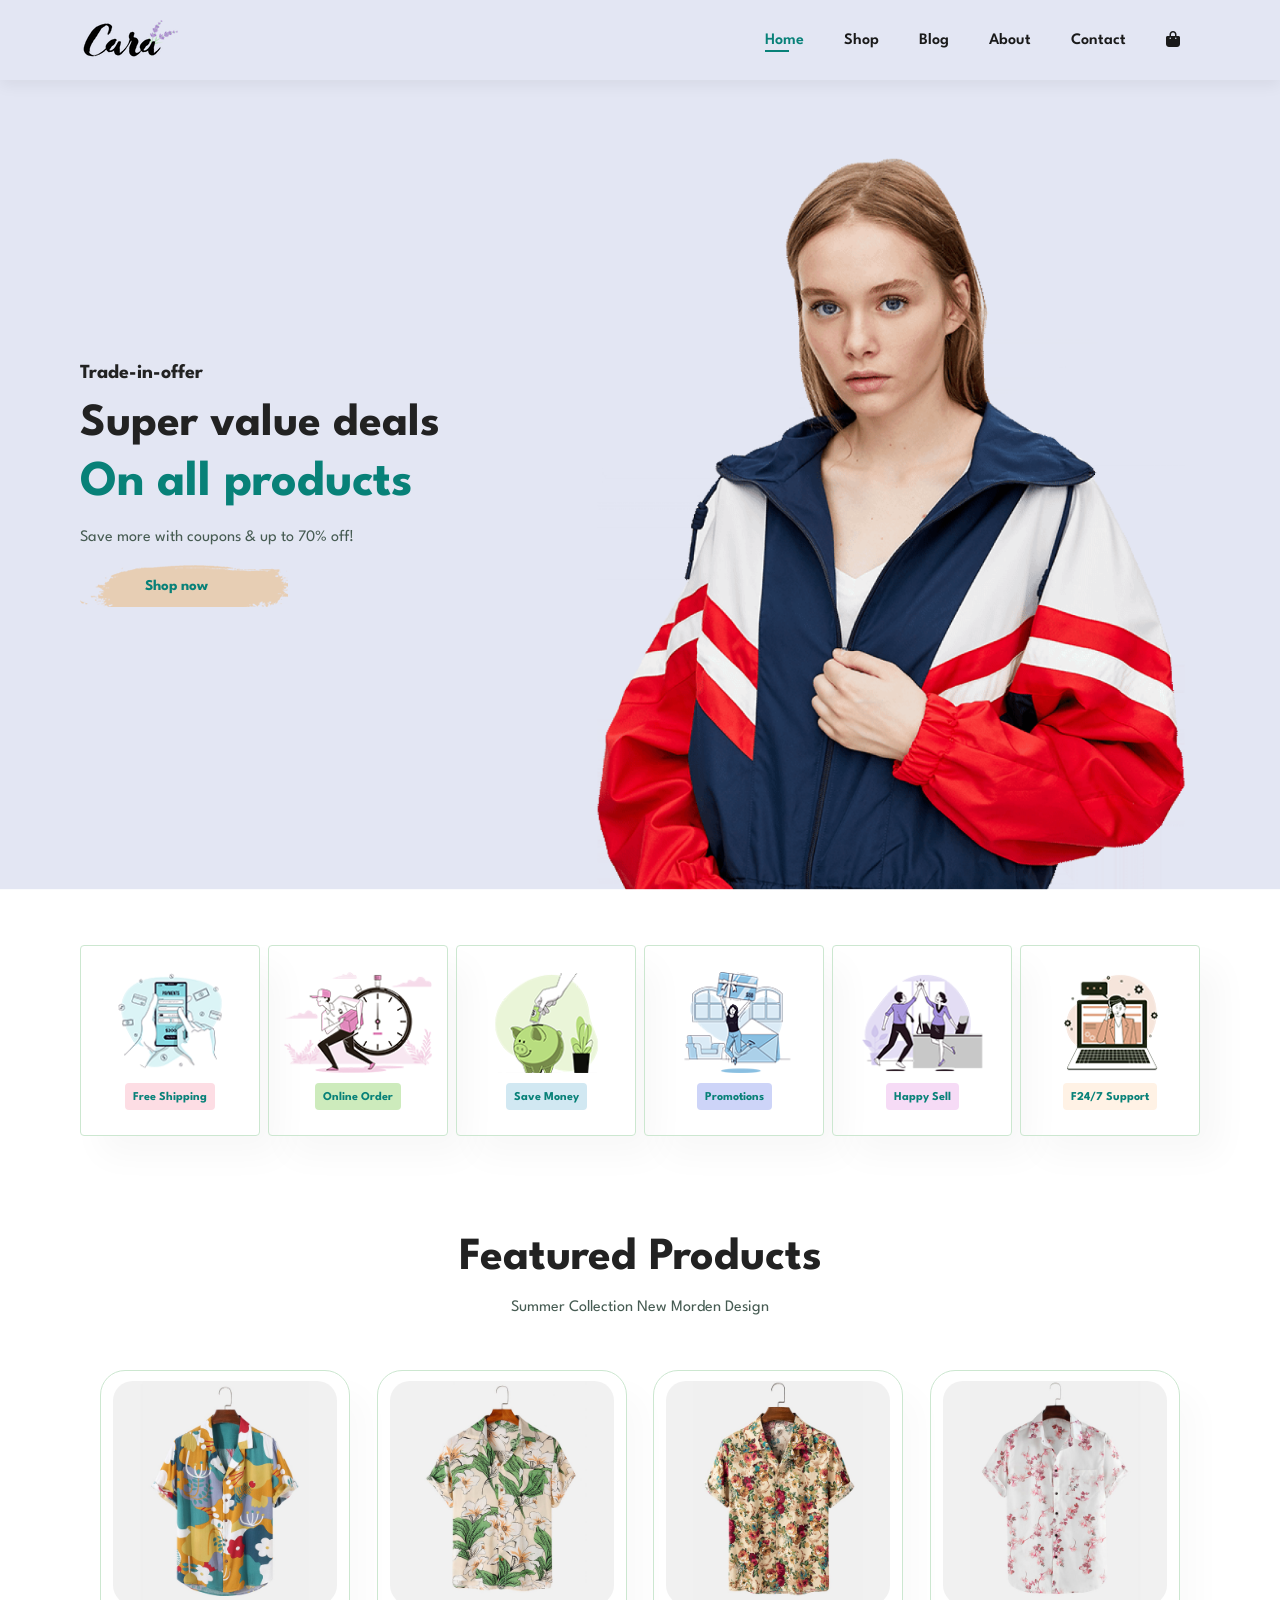
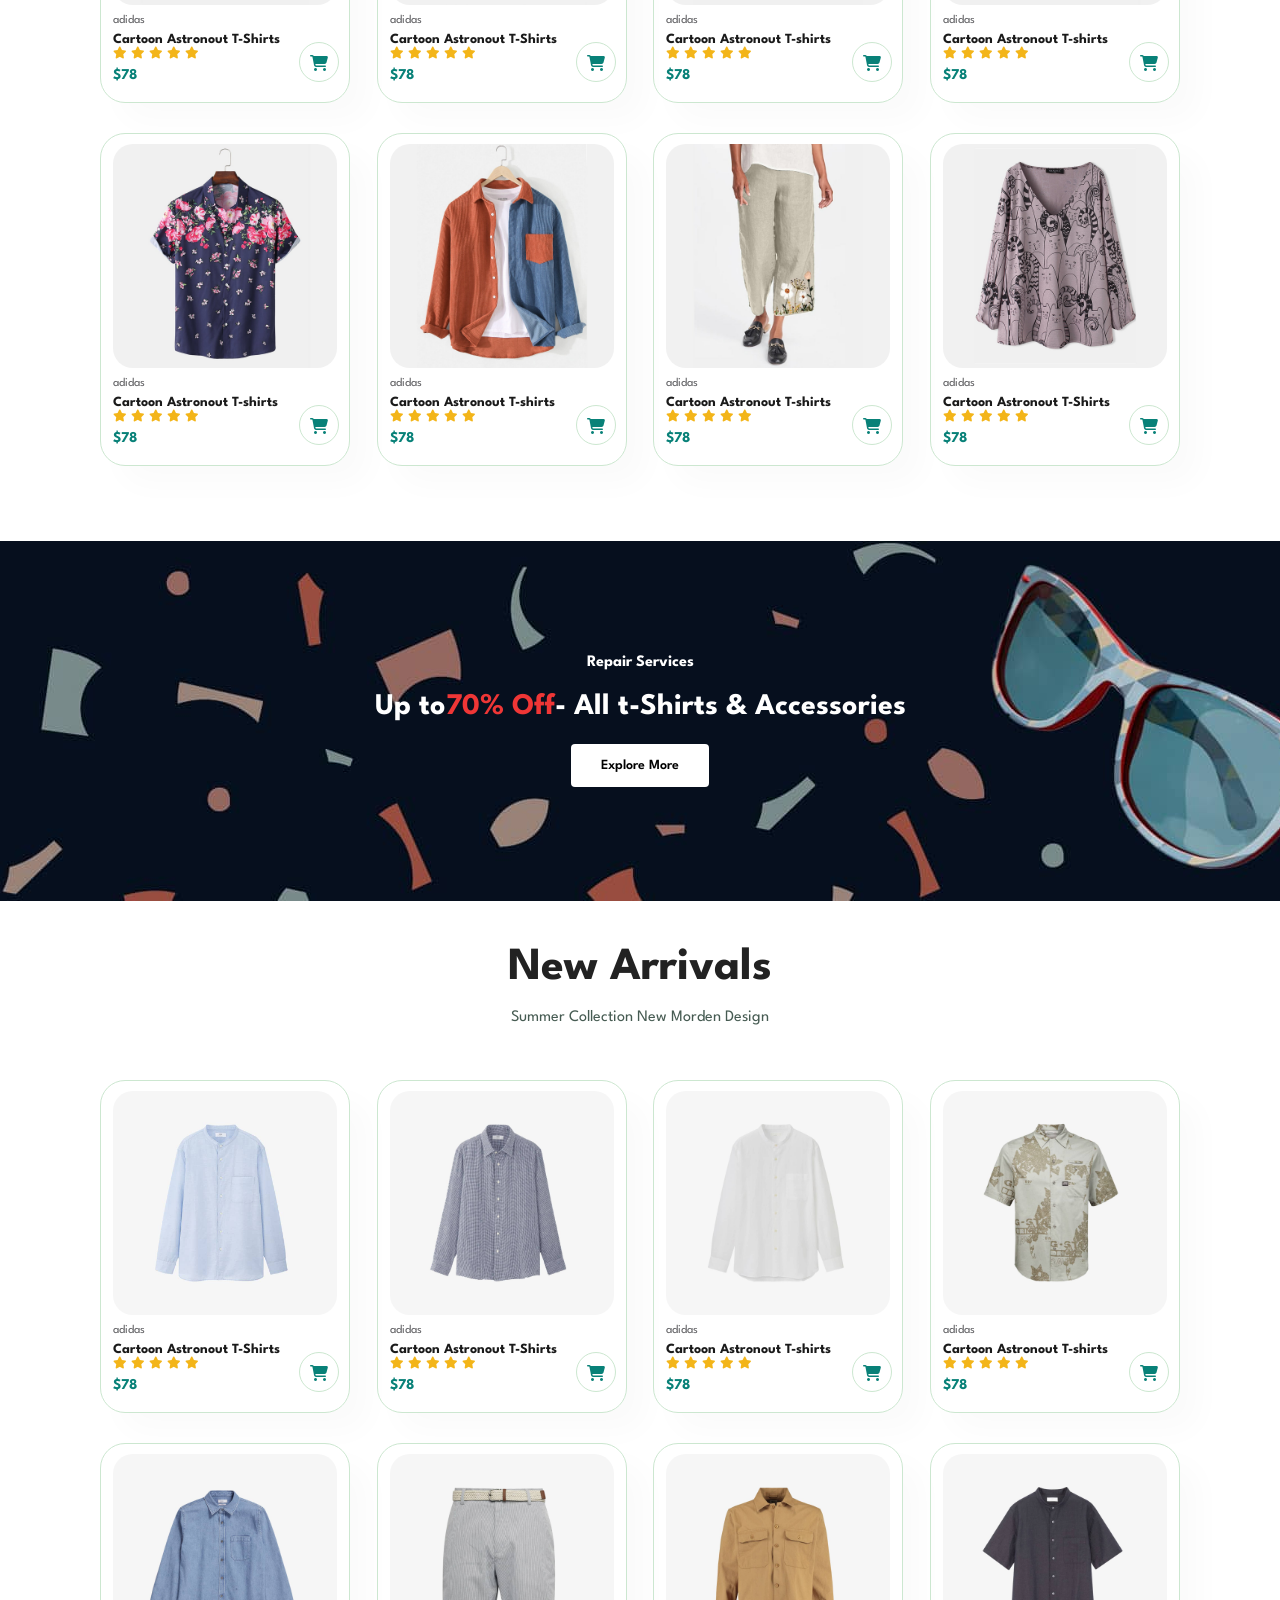
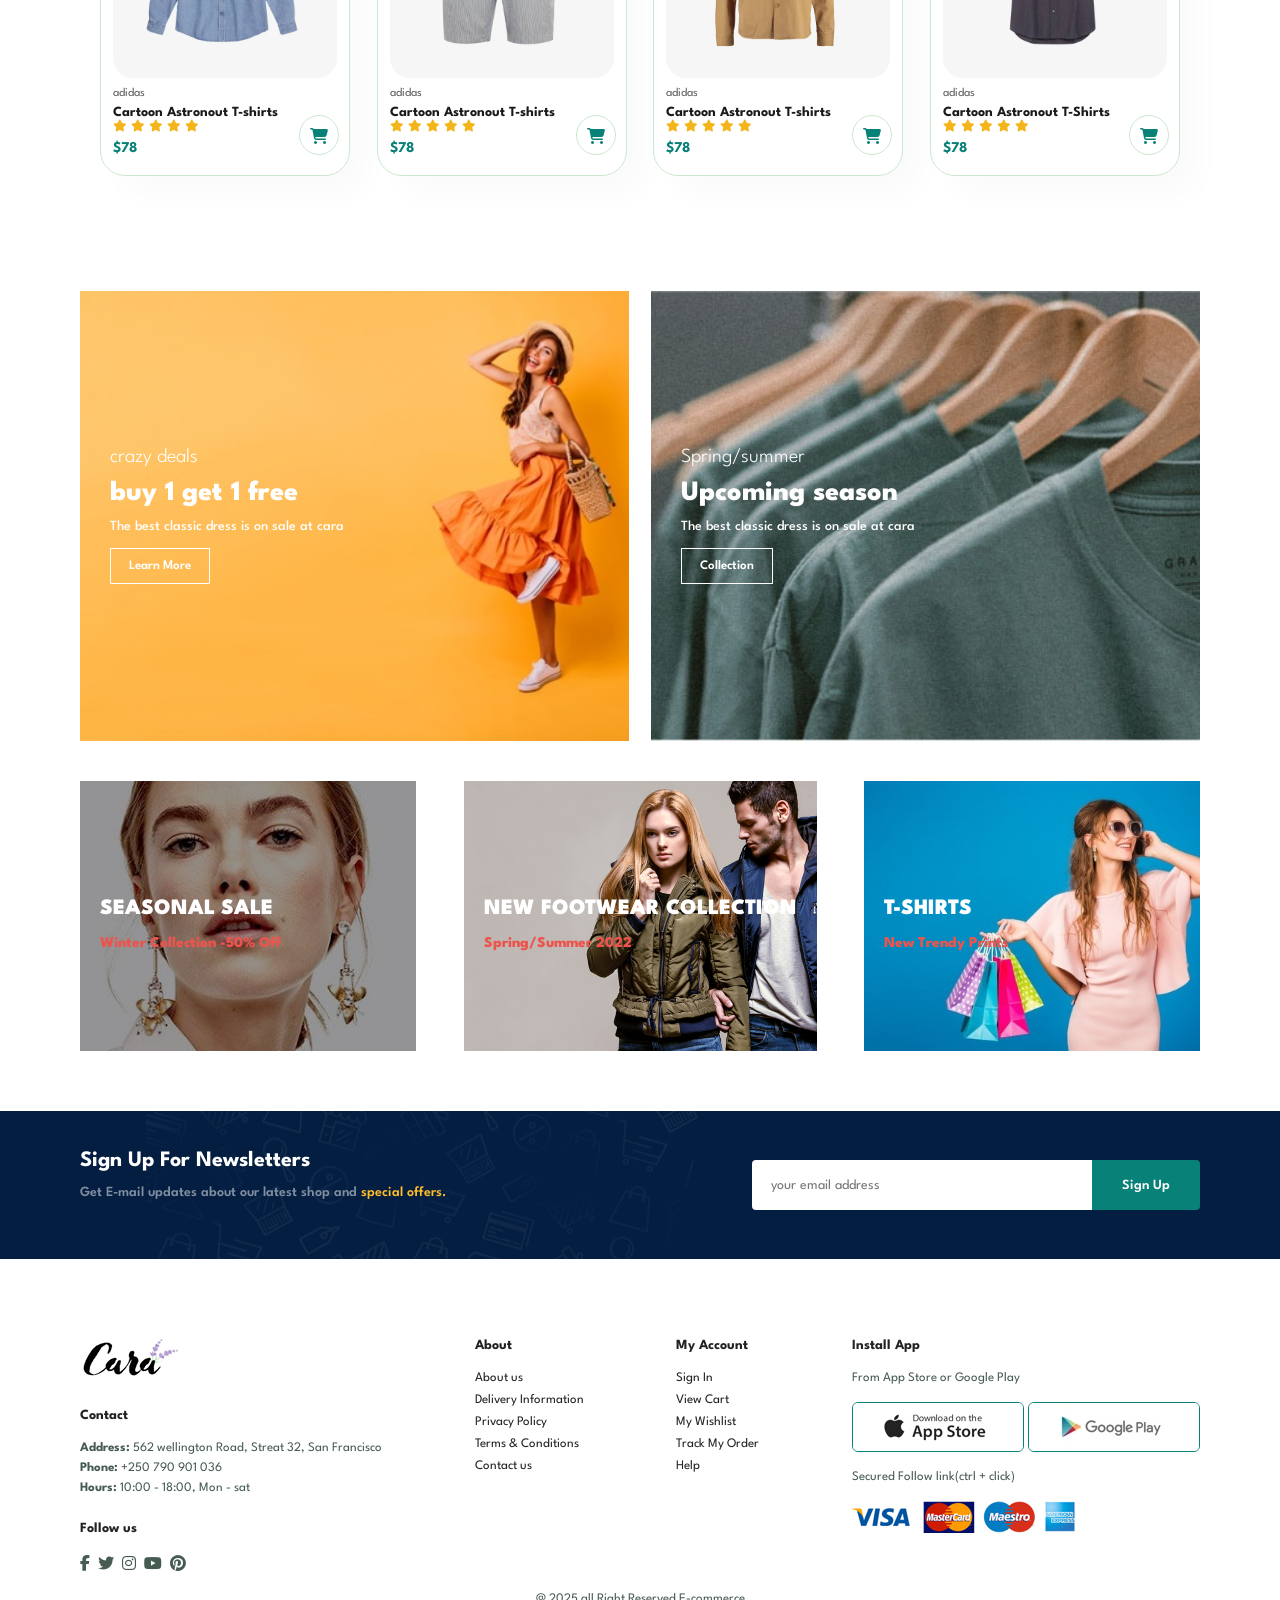
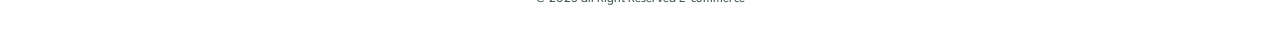
<file: index.html>
<html lang="en">
<head>
    <meta charset="UTF-8">
    <meta name="viewport" content="width=device-width, initial-scale=1.0">
    <title>E-commerce Tutorial</title>
    <link rel="stylesheet" href="https://cdnjs.cloudflare.com/ajax/libs/font-awesome/6.5.1/css/all.min.css">
    <link rel="stylesheet" href="style.css">

</head>
<body>
    <section id="header"> 
        <a href="#">
            <img src="img/logo.png" 
            alt=""
            class="logo">
        </a>
        <div>
            <ul id="navbar">
                <li><a class="active" href="index.html">Home</a></li>
                <li><a href="shop.html">Shop</a></li>
                <li><a href="blog.html">Blog</a></li>
                <li><a href="about.html">About</a></li>
                <li><a href="contact.html">Contact</a></li>
                <li id="lg-bag"><a href="cart.html"><i class="fas fa-shopping-bag"></i></a></li>
                <a href="#" id="close"><i class="fas fa-times"></i></a>
            </ul>
        </div>
        <div id="mobile">
            <a href="cart.html"><i class="fas fa-shopping-bag"></i></a>
            <i id="bar" class="fas fa-outdent"></i>
            
        </div>
    </section>

    <section id="hero">
        <h4>Trade-in-offer</h4>
        <h2>Super value deals</h2>
        <h1>On all products</h1>
        <p>Save more with coupons & up to 70% off!</p>
        <button>Shop now</button>
    </section>

    <section id="feature" class="section-p1">
        <div class="fe-box">
            <img src="img/features/f1.png" 
            alt=""
            >
            <h6>Free Shipping</h6>
        </div>
        <div class="fe-box">
            <img src="img/features/f2.png" 
            alt="">
            <h6>Online Order</h6>
        </div>
        <div class="fe-box">
            <img src="img/features/f3.png" 
            alt="">
            <h6>Save Money</h6>
        </div>
        <div class="fe-box">
            <img src="img/features/f4.png" 
            alt="">
            <h6>Promotions</h6>
        </div>
        <div class="fe-box">
            <img src="img/features/f5.png" 
            alt="">
            <h6>Happy Sell</h6>
        </div>
        <div class="fe-box">
            <img src="img/features/f6.png" 
            alt="">
            <h6>F24/7 Support</h6>
        </div>
    </section>

    <section id="product1" class="section-p1">
        <h2>Featured Products</h2>
        <p>Summer Collection New Morden Design</p>
        <div class="pro-container">
            <div class="pro" onclick="window.location.href='sproduct.html';">
                <img src="img/products/f1.jpg" alt="">
                <div class="des">
                <span>adidas</span>
                <h5>Cartoon Astronout T-Shirts</h5>
                <div class="star">
                    <i class="fas fa-star"></i>
                    <i class="fas fa-star"></i>
                    <i class="fas fa-star"></i>
                    <i class="fas fa-star"></i>
                    <i class="fas fa-star"></i>
                </div>
                <h4>$78</h4>
                </div>
                <a href="#"><i class="fas fa-shopping-cart cart"></i></a>
            </div>
            <div class="pro" onclick="window.location.href='sproduct.html';">
                <img src="img/products/f2.jpg" alt="">
                <div class="des">
                    <span>adidas</span>
                    <h5>Cartoon Astronout T-Shirts</h5>
                    <div class="star">
                        <i class="fas fa-star"></i>
                        <i class="fas fa-star"></i>
                        <i class="fas fa-star"></i>
                        <i class="fas fa-star"></i>
                        <i class="fas fa-star"></i>
                    </div>
                    <h4>$78</h4>
                </div>
                <a href="#"><i class="fas fa-shopping-cart cart"></i></a>
            </div>
            <div class="pro">
                <img src="img/products/f3.jpg" alt="">
                <div class="des">
                    <span>adidas</span>
                    <h5>Cartoon Astronout T-shirts</h5>
                    <div class="star">
                        <i class="fas fa-star"></i>
                        <i class="fas fa-star"></i>
                        <i class="fas fa-star"></i>
                        <i class="fas fa-star"></i>
                        <i class="fas fa-star"></i>
                    </div>
                    <h4>$78</h4>
                </div>
                <a href="#"><i class="fas fa-shopping-cart cart"></i></a>
            </div>
            <div class="pro">
                <img src="img/products/f4.jpg" alt="">
                <div class="des">
                    <span>adidas</span>
                    <h5>Cartoon Astronout T-shirts</h5>
                    <div class="star">
                        <i class="fas fa-star"></i>
                        <i class="fas fa-star"></i>
                        <i class="fas fa-star"></i>
                        <i class="fas fa-star"></i>
                        <i class="fas fa-star"></i>
                    </div>
                    <h4>$78</h4>
                </div>
                <a href="#"><i class="fas fa-shopping-cart cart"></i></a>
            </div>
            <div class="pro">
                <img src="img/products/f5.jpg" alt="">
                <div class="des">
                    <span>adidas</span>
                    <h5>Cartoon Astronout T-shirts</h5>
                    <div class="star">
                        <i class="fas fa-star"></i>
                        <i class="fas fa-star"></i>
                        <i class="fas fa-star"></i>
                        <i class="fas fa-star"></i>
                        <i class="fas fa-star"></i>
                    </div>
                    <h4>$78</h4>
                </div>
                <a href="#"><i class="fas fa-shopping-cart cart"></i></a>
            </div>
            <div class="pro">
                <img src="img/products/f6.jpg" alt="">
                <div class="des">
                    <span>adidas</span>
                    <h5>Cartoon Astronout T-shirts</h5>
                    <div class="star">
                        <i class="fas fa-star"></i>
                        <i class="fas fa-star"></i>
                        <i class="fas fa-star"></i>
                        <i class="fas fa-star"></i>
                        <i class="fas fa-star"></i>
                    </div>
                    <h4>$78</h4>
                </div>
                <a href="#"><i class="fas fa-shopping-cart cart"></i></a>
            </div>
            <div class="pro">
                <img src="img/products/f7.jpg" alt="">
                <div class="des">
                    <span>adidas</span>
                    <h5>Cartoon Astronout T-shirts</h5>
                    <div class="star">
                        <i class="fas fa-star"></i>
                        <i class="fas fa-star"></i>
                        <i class="fas fa-star"></i>
                        <i class="fas fa-star"></i>
                        <i class="fas fa-star"></i>
                    </div>
                    <h4>$78</h4>
                </div>
                <a href="#"><i class="fas fa-shopping-cart cart"></i></a>
            </div>
            <div class="pro">
                <img src="img/products/f8.jpg" alt="">
                <div class="des">
                    <span>adidas</span>
                    <h5>Cartoon Astronout T-Shirts</h5>
                    <div class="star">
                        <i class="fas fa-star"></i>
                        <i class="fas fa-star"></i>
                        <i class="fas fa-star"></i>
                        <i class="fas fa-star"></i>
                        <i class="fas fa-star"></i>
                    </div>
                    <h4>$78</h4>
                </div>
                <a href="#"><i class="fas fa-shopping-cart cart"></i></a>
            </div>
        </div>

    </section>

    <section id="banner" class=".section-m1">
        <h4>Repair Services</h4>
        <h2>Up to<span>70% Off</span>- All t-Shirts & Accessories</h2>
        <button class="normal">Explore More</button>
    </section>

    <section id="product1" class="section-p1">
        <h2>New Arrivals</h2>
        <p>Summer Collection New Morden Design</p>
        <div class="pro-container">
            <div class="pro">
                <img src="img/products/n1.jpg" alt="">
                <div class="des">
                <span>adidas</span>
                <h5>Cartoon Astronout T-Shirts</h5>
                <div class="star">
                    <i class="fas fa-star"></i>
                    <i class="fas fa-star"></i>
                    <i class="fas fa-star"></i>
                    <i class="fas fa-star"></i>
                    <i class="fas fa-star"></i>
                </div>
                <h4>$78</h4>
                </div>
                <a href="#"><i class="fas fa-shopping-cart cart"></i></a>
            </div>
            <div class="pro">
                <img src="img/products/n2.jpg" alt="">
                <div class="des">
                    <span>adidas</span>
                    <h5>Cartoon Astronout T-Shirts</h5>
                    <div class="star">
                        <i class="fas fa-star"></i>
                        <i class="fas fa-star"></i>
                        <i class="fas fa-star"></i>
                        <i class="fas fa-star"></i>
                        <i class="fas fa-star"></i>
                    </div>
                    <h4>$78</h4>
                </div>
                <a href="#"><i class="fas fa-shopping-cart cart"></i></a>
            </div>
            <div class="pro">
                <img src="img/products/n3.jpg" alt="">
                <div class="des">
                    <span>adidas</span>
                    <h5>Cartoon Astronout T-shirts</h5>
                    <div class="star">
                        <i class="fas fa-star"></i>
                        <i class="fas fa-star"></i>
                        <i class="fas fa-star"></i>
                        <i class="fas fa-star"></i>
                        <i class="fas fa-star"></i>
                    </div>
                    <h4>$78</h4>
                </div>
                <a href="#"><i class="fas fa-shopping-cart cart"></i></a>
            </div>
            <div class="pro">
                <img src="img/products/n4.jpg" alt="">
                <div class="des">
                    <span>adidas</span>
                    <h5>Cartoon Astronout T-shirts</h5>
                    <div class="star">
                        <i class="fas fa-star"></i>
                        <i class="fas fa-star"></i>
                        <i class="fas fa-star"></i>
                        <i class="fas fa-star"></i>
                        <i class="fas fa-star"></i>
                    </div>
                    <h4>$78</h4>
                </div>
                <a href="#"><i class="fas fa-shopping-cart cart"></i></a>
            </div>
            <div class="pro">
                <img src="img/products/n5.jpg" alt="">
                <div class="des">
                    <span>adidas</span>
                    <h5>Cartoon Astronout T-shirts</h5>
                    <div class="star">
                        <i class="fas fa-star"></i>
                        <i class="fas fa-star"></i>
                        <i class="fas fa-star"></i>
                        <i class="fas fa-star"></i>
                        <i class="fas fa-star"></i>
                    </div>
                    <h4>$78</h4>
                </div>
                <a href="#"><i class="fas fa-shopping-cart cart"></i></a>
            </div>
            <div class="pro">
                <img src="img/products/n6.jpg" alt="">
                <div class="des">
                    <span>adidas</span>
                    <h5>Cartoon Astronout T-shirts</h5>
                    <div class="star">
                        <i class="fas fa-star"></i>
                        <i class="fas fa-star"></i>
                        <i class="fas fa-star"></i>
                        <i class="fas fa-star"></i>
                        <i class="fas fa-star"></i>
                    </div>
                    <h4>$78</h4>
                </div>
                <a href="#"><i class="fas fa-shopping-cart cart"></i></a>
            </div>
            <div class="pro">
                <img src="img/products/n7.jpg" alt="">
                <div class="des">
                    <span>adidas</span>
                    <h5>Cartoon Astronout T-shirts</h5>
                    <div class="star">
                        <i class="fas fa-star"></i>
                        <i class="fas fa-star"></i>
                        <i class="fas fa-star"></i>
                        <i class="fas fa-star"></i>
                        <i class="fas fa-star"></i>
                    </div>
                    <h4>$78</h4>
                </div>
                <a href="#"><i class="fas fa-shopping-cart cart"></i></a>
            </div>
            <div class="pro">
                <img src="img/products/n8.jpg" alt="">
                <div class="des">
                    <span>adidas</span>
                    <h5>Cartoon Astronout T-Shirts</h5>
                    <div class="star">
                        <i class="fas fa-star"></i>
                        <i class="fas fa-star"></i>
                        <i class="fas fa-star"></i>
                        <i class="fas fa-star"></i>
                        <i class="fas fa-star"></i>
                    </div>
                    <h4>$78</h4>
                </div>
                <a href="#"><i class="fas fa-shopping-cart cart"></i></a>
            </div>
        </div>

    </section>

    <section id="sm-banner" class="section-p1">
        <div class="banner-box">
            <h4>crazy deals</h4>
            <h2>buy 1 get 1 free</h2>
            <span>The best classic dress is on sale at cara</span>
            <button class="white">Learn More</button>
        </div>
        <div class="banner-box banner-box2">
            <h4>Spring/summer</h4>
            <h2>Upcoming season</h2>
            <span>The best classic dress is on sale at cara</span>
            <button class="white">Collection</button>
        </div>
    </section>

    <section id="banner3">
        <div class="banner-box">
            <h2>SEASONAL SALE</h2>
            <h3>Winter Collection -50% Off</h3>
        </div>
         <div class="banner-box banner-box2">
            <h2>NEW FOOTWEAR COLLECTION</h2>
            <h3>Spring/Summer 2022</h3>
        </div>
         <div class="banner-box banner-box3">
            <h2>T-SHIRTS</h2>
            <h3>New Trendy Prints</h3>
        </div>
    </section>

    <section id="newsletter" class="section-p1 section-m1">
        <div class="newstext">
            <h4>Sign Up For Newsletters</h4>
            <p>Get E-mail updates about our latest shop and <span>special offers.</span></p>
        </div>
        <div class="form">
            <input type="text" placeholder="your email address">
            <button class="normal">Sign Up</button>
        </div>
    </section>

    <footer class="section-p1">
        <div class="col">
            <img class="logo" src="img/logo.png" alt="">
            <h4>Contact</h4>
            <p><strong>Address: </strong> 562 wellington Road, Streat 32, San Francisco</p>
            <p><strong>Phone:</strong> +250 790 901 036</p>
            <p><strong>Hours:</strong> 10:00 - 18:00, Mon - sat</p>
            <div class="follow">
                <h4>Follow us</h4>
                <div class="icon">
                    <i class="fab fa-facebook-f"></i>
                    <i class="fab fa-twitter"></i>
                    <i class="fab fa-instagram"></i>
                    <i class="fab fa-youtube"></i>
                    <i class="fab fa-pinterest"></i>
                </div>
            </div>
        </div>
        <div class="col">
            <h4>About</h4>
            <a href="#">About us</a>
            <a href="#">Delivery Information</a>
            <a href="#">Privacy Policy</a>
            <a href="#">Terms & Conditions</a>
            <a href="#">Contact us</a>
        </div>
        <div class="col">
            <h4>My Account</h4>
            <a href="#">Sign In</a>
            <a href="#">View Cart</a>
            <a href="#">My Wishlist</a>
            <a href="#">Track My Order</a>
            <a href="#">Help</a>
        </div>
        <div class="col install">
            <h4>Install App</h4>
            <p>From App Store or Google Play</p>
            <div class="row">
                <img src="img/pay/app.jpg" alt="">
                <img src="img/pay/play.jpg" alt="">
            </div>
            <p>Secured Follow link(ctrl + click)</p>
            <img src="img/pay/pay.png" alt="">
        </div>
        <div class="copyright">
            <p>@ 2025 all Right Reserved E-commerce</p>
        </div>
    </footer>

    <script src="script.js"></script>

</body>
</html>
</file>
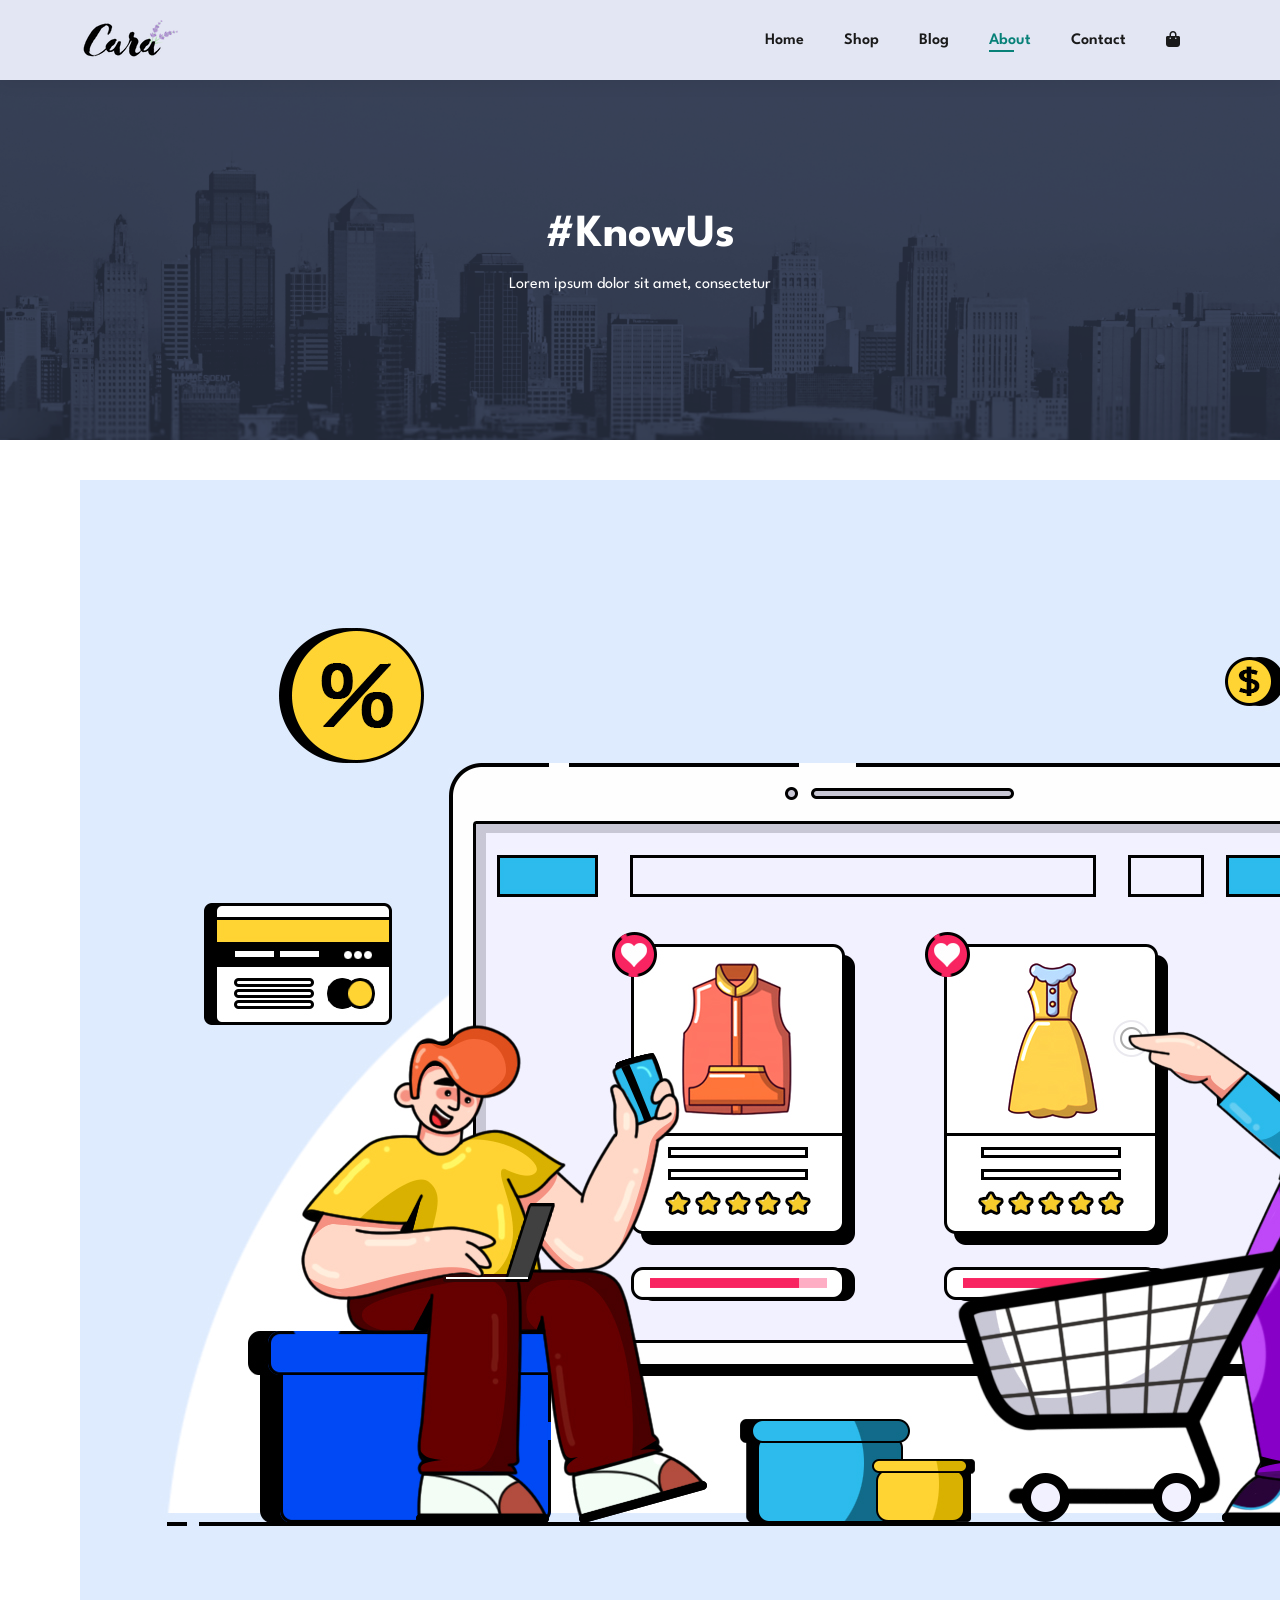
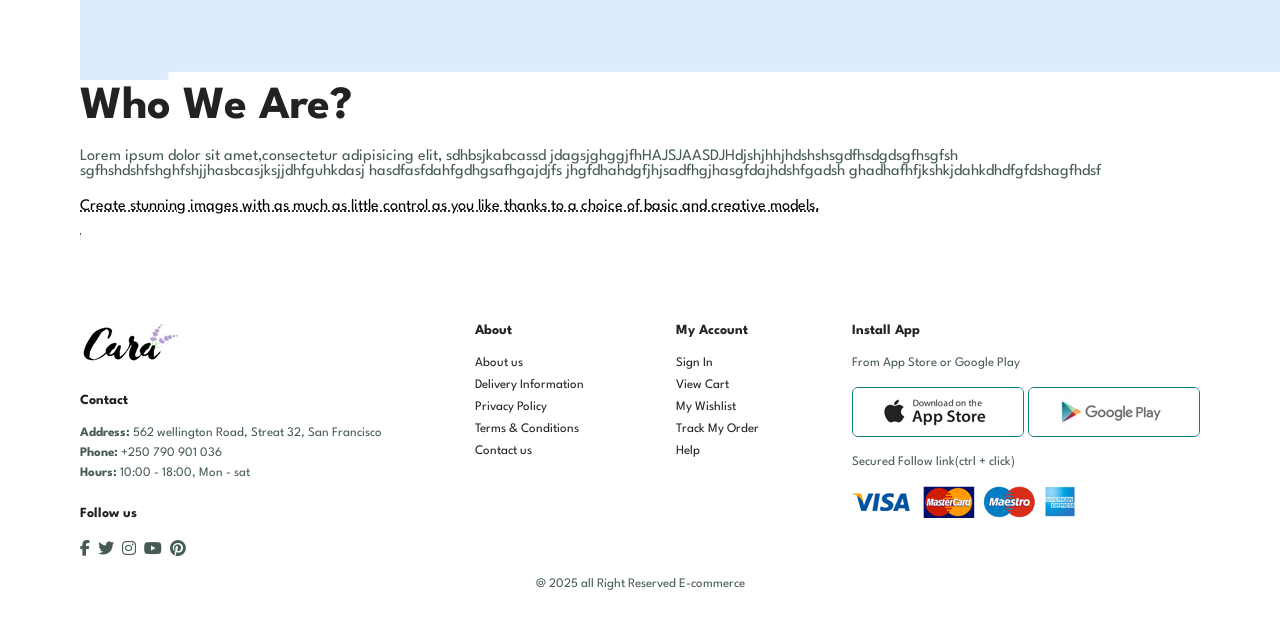
<file: about.html>
<html lang="en">
<head>
    <meta charset="UTF-8">
    <meta name="viewport" content="width=device-width, initial-scale=1.0">
    <title>E-commerce Tutorial</title>
    <link rel="stylesheet" href="https://cdnjs.cloudflare.com/ajax/libs/font-awesome/6.5.1/css/all.min.css">
    <link rel="stylesheet" href="style.css">

</head>
<body>
    <section id="header">
        <a href="#">
            <img src="img/logo.png" 
            alt=""
            class="logo">
        </a>
        <div>
            <ul id="navbar">
                <li><a href="index.html">Home</a></li>
                <li><a href="shop.html">Shop</a></li>
                <li><a href="blog.html">Blog</a></li>
                <li><a class="active" href="#">About</a></li>
                <li><a href="#">Contact</a></li>
                <li id="lg-bag"><a href="#"><i class="fas fa-shopping-bag"></i></a></li>
                <a href="#" id="close"><i class="fas fa-times"></i></a>
            </ul>
        </div>
        <div id="mobile">
            <a href="cart.html"><i class="fas fa-shopping-bag"></i></a>
            <i id="bar" class="fas fa-outdent"></i>
            
        </div>
    </section>

    <section id="page-header" class="about-header">
        <h2>#KnowUs</h2>
        <p>Lorem ipsum dolor sit amet, consectetur</p>
    </section>

    <section id="about" class="section-p1">
        <img src="img/about/a6.jpg" alt="">
        <div class="about-details">
            <h2>Who We Are?</h2>
            <p>Lorem ipsum dolor sit amet,consectetur adipisicing elit, sdhbsjkabcassd
            jdagsjghggjfhHAJSJAASDJHdjshjhhjhdshshsgdfhsdgdsgfhsgfsh
            sgfhshdshfshghfshjjhasbcasjksjjdhfguhkdasj
            hasdfasfdahfgdhgsafhgajdjfs jhgfdhahdgfjhjsadfhgjhasgfdajhdshfgadsh
            ghadhafhfjkshkjdahkdhdfgfdshagfhdsf
            </p>
            <abbr title="">Create stunning images with as much as little control 
            as you like thanks to a choice of basic and creative models.</abbr>

            <br><br>
             <marquee loop="-1" scrollamount="5" width="1">Create stunning images with as much or as 
                little control as you like thanks to a choice of basic and creative
                modes.
            </marquee>


        </div>
    </section>

    <footer class="section-p1">
        <div class="col">
            <img class="logo" src="img/logo.png" alt="">
            <h4>Contact</h4>
            <p><strong>Address: </strong> 562 wellington Road, Streat 32, San Francisco</p>
            <p><strong>Phone:</strong> +250 790 901 036</p>
            <p><strong>Hours:</strong> 10:00 - 18:00, Mon - sat</p>
            <div class="follow">
                <h4>Follow us</h4>
                <div class="icon">
                    <i class="fab fa-facebook-f"></i>
                    <i class="fab fa-twitter"></i>
                    <i class="fab fa-instagram"></i>
                    <i class="fab fa-youtube"></i>
                    <i class="fab fa-pinterest"></i>
                </div>
            </div>
        </div>
        <div class="col">
            <h4>About</h4>
            <a href="#">About us</a>
            <a href="#">Delivery Information</a>
            <a href="#">Privacy Policy</a>
            <a href="#">Terms & Conditions</a>
            <a href="#">Contact us</a>
        </div>
        <div class="col">
            <h4>My Account</h4>
            <a href="#">Sign In</a>
            <a href="#">View Cart</a>
            <a href="#">My Wishlist</a>
            <a href="#">Track My Order</a>
            <a href="#">Help</a>
        </div>
        <div class="col install">
            <h4>Install App</h4>
            <p>From App Store or Google Play</p>
            <div class="row">
                <img src="img/pay/app.jpg" alt="">
                <img src="img/pay/play.jpg" alt="">
            </div>
            <p>Secured Follow link(ctrl + click)</p>
            <img src="img/pay/pay.png" alt="">
        </div>
        <div class="copyright">
            <p>@ 2025 all Right Reserved E-commerce</p>
        </div>
    </footer>

    <script src="script.js"></script>

</body>
</html>
</file>
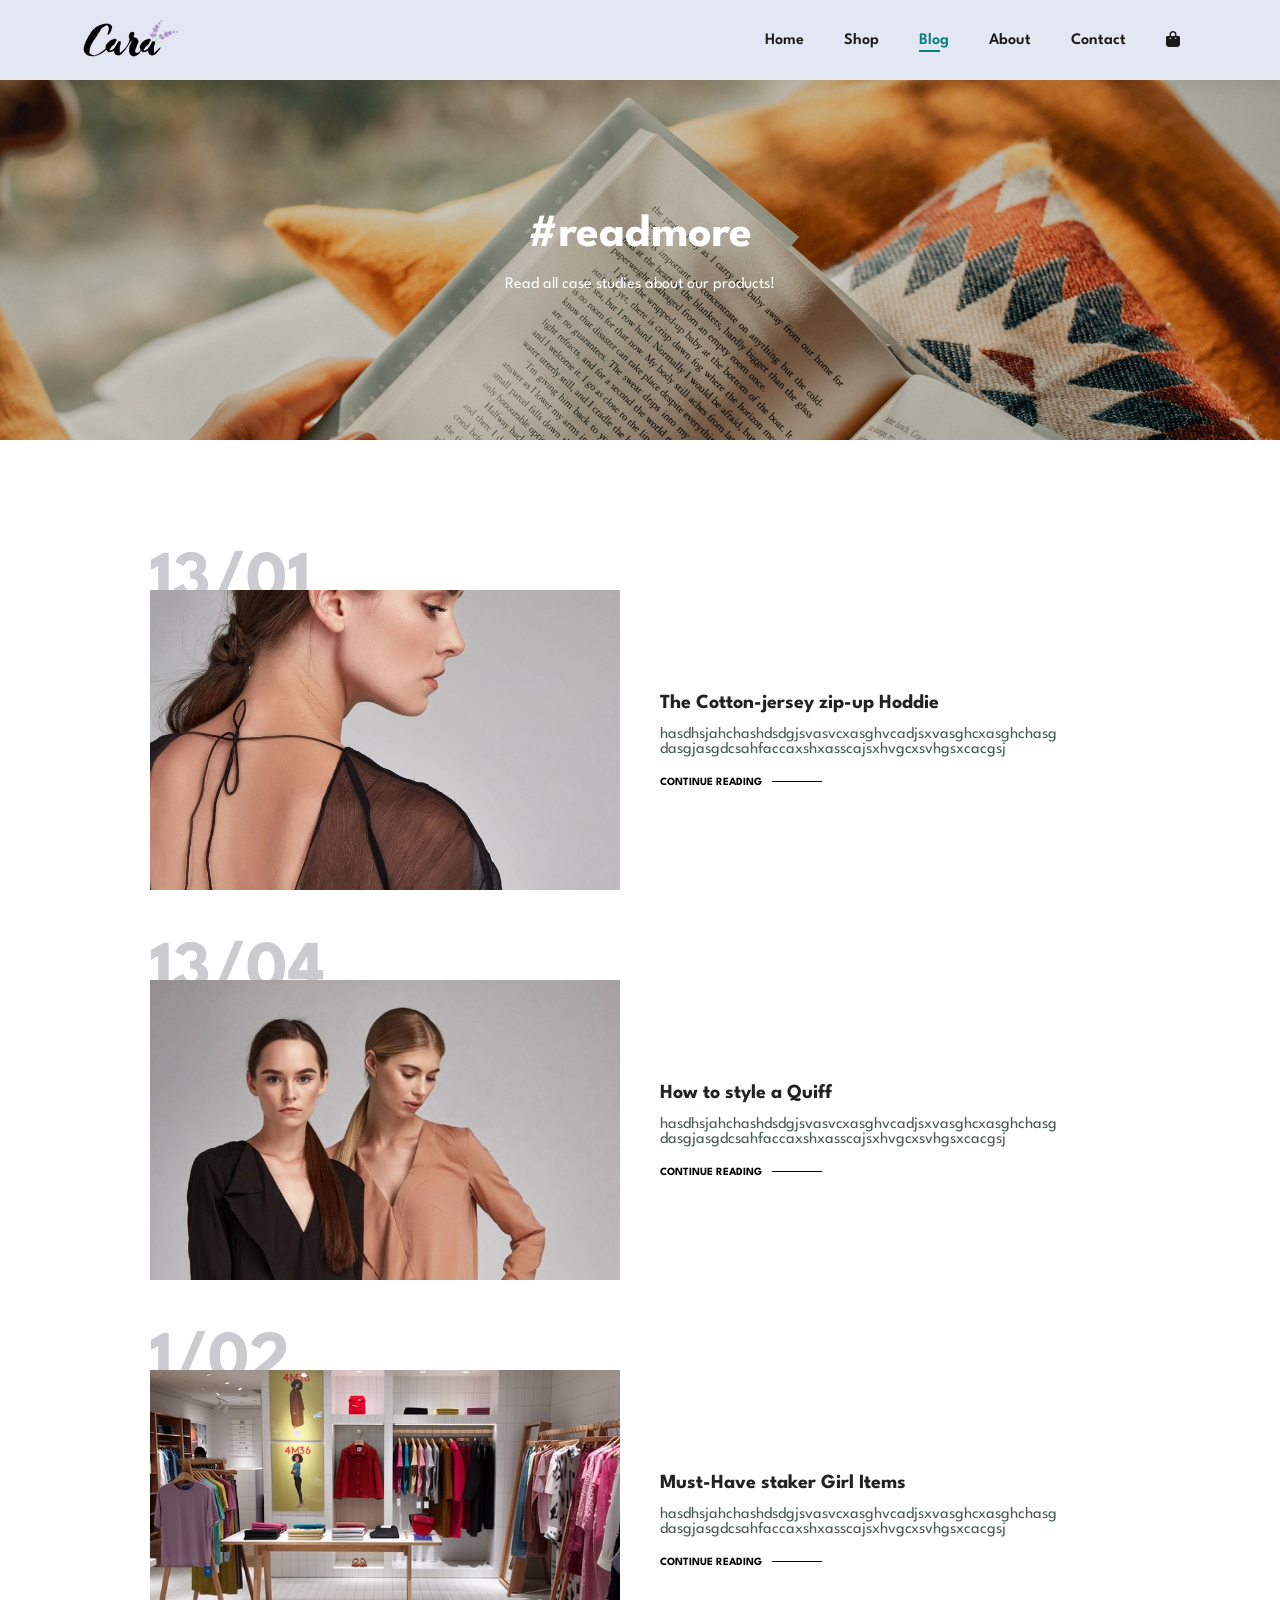
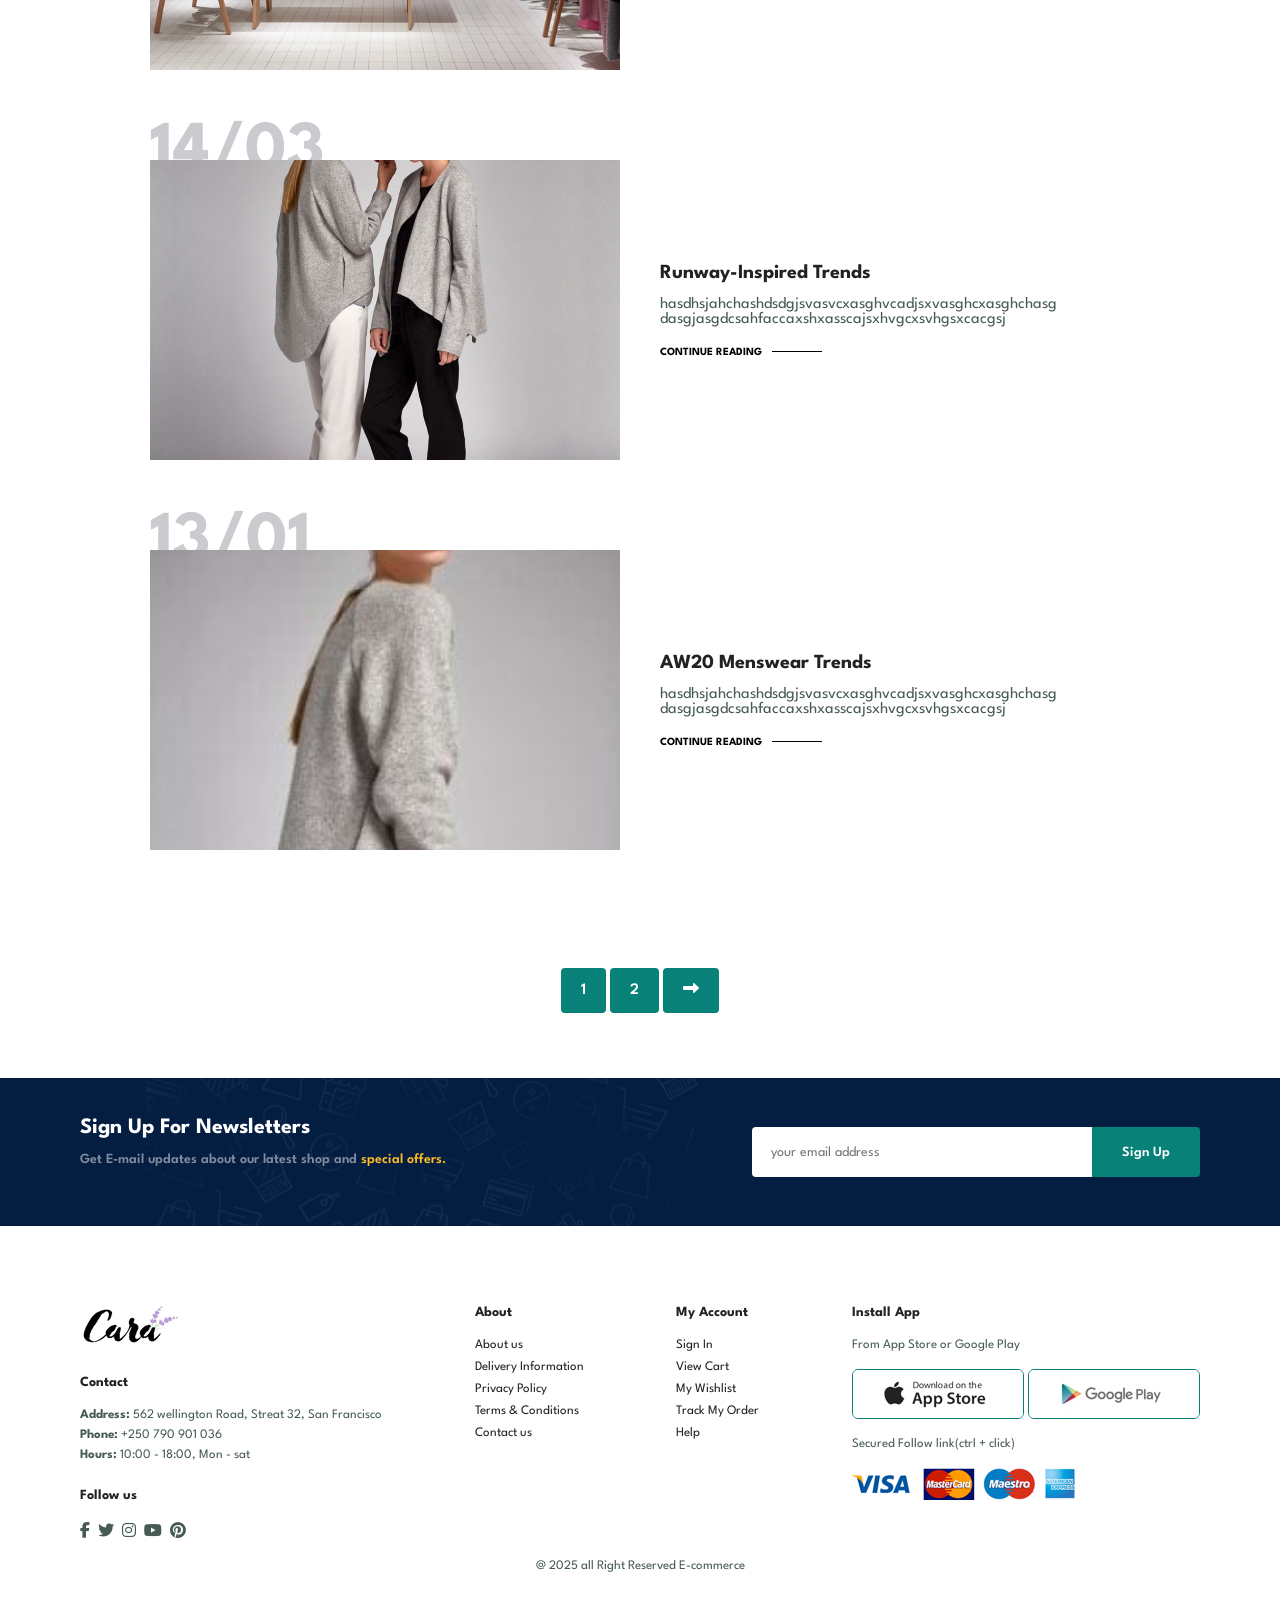
<file: blog.html>
<html lang="en">
<head>
    <meta charset="UTF-8">
    <meta name="viewport" content="width=device-width, initial-scale=1.0">
    <title>E-commerce Tutorial</title>
    <link rel="stylesheet" href="https://cdnjs.cloudflare.com/ajax/libs/font-awesome/6.5.1/css/all.min.css">
    <link rel="stylesheet" href="style.css">

</head>
<body>
    <section id="header">
        <a href="#">
            <img src="img/logo.png" 
            alt=""
            class="logo">
        </a>
        <div>
            <ul id="navbar">
                <li><a  href="index.html">Home</a></li>
                <li><a  href="shop.html">Shop</a></li>
                <li><a class="active" href="blog.html">Blog</a></li>
                <li><a href="about.html">About</a></li>
                <li><a href="contact.html">Contact</a></li>
                <li id="lg-bag"><a href="cart.html"><i class="fas fa-shopping-bag"></i></a></li>
                <a href="#" id="close"><i class="fas fa-times"></i></a>
            </ul>
        </div>
        <div id="mobile">
            <a href="cart.html"><i class="fas fa-shopping-bag"></i></a>
            <i id="bar" class="fas fa-outdent"></i>
            
        </div>
    </section>

    <section id="page-header" class="blog-header">
        <h2>#readmore</h2>
        <p>Read all case studies about our products!</p>
    </section>

    <section id="blog">
        <div class="blog-box">
            <div class="blog-img">
                <img src="img/blog/b1.jpg" alt="">
            </div>
            <div class="blog-details">
                <h4>The Cotton-jersey zip-up Hoddie</h4>
                <p>hasdhsjahchashdsdgjsvasvcxasghvcadjsxvasghcxasghchasg
                    dasgjasgdcsahfaccaxshxasscajsxhvgcxsvhgsxcacgsj
                </p>
                <a href="#">CONTINUE READING</a>
            </div>
            <h1>13/01</h1>
        </div>
        <div class="blog-box">
            <div class="blog-img">
                <img src="img/blog/b2.jpg" alt="">
            </div>
            <div class="blog-details">
                <h4>How to style a Quiff</h4>
                <p>hasdhsjahchashdsdgjsvasvcxasghvcadjsxvasghcxasghchasg
                    dasgjasgdcsahfaccaxshxasscajsxhvgcxsvhgsxcacgsj
                </p>
                <a href="#">CONTINUE READING</a>
            </div>
            <h1>13/04</h1>
        </div>
        <div class="blog-box">
            <div class="blog-img">
                <img src="img/blog/b3.jpg" alt="">
            </div>
            <div class="blog-details">
                <h4>Must-Have staker Girl Items</h4>
                <p>hasdhsjahchashdsdgjsvasvcxasghvcadjsxvasghcxasghchasg
                    dasgjasgdcsahfaccaxshxasscajsxhvgcxsvhgsxcacgsj
                </p>
                <a href="#">CONTINUE READING</a>
            </div>
            <h1>1/02</h1>
        </div>
        <div class="blog-box">
            <div class="blog-img">
                <img src="img/blog/b4.jpg" alt="">
            </div>
            <div class="blog-details">
                <h4>Runway-Inspired Trends</h4>
                <p>hasdhsjahchashdsdgjsvasvcxasghvcadjsxvasghcxasghchasg
                    dasgjasgdcsahfaccaxshxasscajsxhvgcxsvhgsxcacgsj
                </p>
                <a href="#">CONTINUE READING</a>
            </div>
            <h1>14/03</h1>
        </div>
        <div class="blog-box">
            <div class="blog-img">
                <img src="img/blog/b5.jpg" alt="">
            </div>
            <div class="blog-details">
                <h4>AW20 Menswear Trends</h4>
                <p>hasdhsjahchashdsdgjsvasvcxasghvcadjsxvasghcxasghchasg
                    dasgjasgdcsahfaccaxshxasscajsxhvgcxsvhgsxcacgsj
                </p>
                <a href="#">CONTINUE READING</a>
            </div>
            <h1>13/01</h1>
        </div>
    </section>

    <section id="pagination" class="section-p1">
        <a href="">1</a>
        <a href="">2</a>
        <a href=""><i class="fas fa-long-arrow-alt-right"></i></a>
    </section>

    <section id="newsletter" class="section-p1 section-m1">
        <div class="newstext">
            <h4>Sign Up For Newsletters</h4>
            <p>Get E-mail updates about our latest shop and <span>special offers.</span></p>
        </div>
        <div class="form">
            <input type="text" placeholder="your email address">
            <button class="normal">Sign Up</button>
        </div>
    </section>

    <footer class="section-p1">
        <div class="col">
            <img class="logo" src="img/logo.png" alt="">
            <h4>Contact</h4>
            <p><strong>Address: </strong> 562 wellington Road, Streat 32, San Francisco</p>
            <p><strong>Phone:</strong> +250 790 901 036</p>
            <p><strong>Hours:</strong> 10:00 - 18:00, Mon - sat</p>
            <div class="follow">
                <h4>Follow us</h4>
                <div class="icon">
                    <i class="fab fa-facebook-f"></i>
                    <i class="fab fa-twitter"></i>
                    <i class="fab fa-instagram"></i>
                    <i class="fab fa-youtube"></i>
                    <i class="fab fa-pinterest"></i>
                </div>
            </div>
        </div>
        <div class="col">
            <h4>About</h4>
            <a href="#">About us</a>
            <a href="#">Delivery Information</a>
            <a href="#">Privacy Policy</a>
            <a href="#">Terms & Conditions</a>
            <a href="#">Contact us</a>
        </div>
        <div class="col">
            <h4>My Account</h4>
            <a href="#">Sign In</a>
            <a href="#">View Cart</a>
            <a href="#">My Wishlist</a>
            <a href="#">Track My Order</a>
            <a href="#">Help</a>
        </div>
        <div class="col install">
            <h4>Install App</h4>
            <p>From App Store or Google Play</p>
            <div class="row">
                <img src="img/pay/app.jpg" alt="">
                <img src="img/pay/play.jpg" alt="">
            </div>
            <p>Secured Follow link(ctrl + click)</p>
            <img src="img/pay/pay.png" alt="">
        </div>
        <div class="copyright">
            <p>@ 2025 all Right Reserved E-commerce</p>
        </div>
    </footer>

    <script src="script.js"></script>

</body>
</html>
</file>
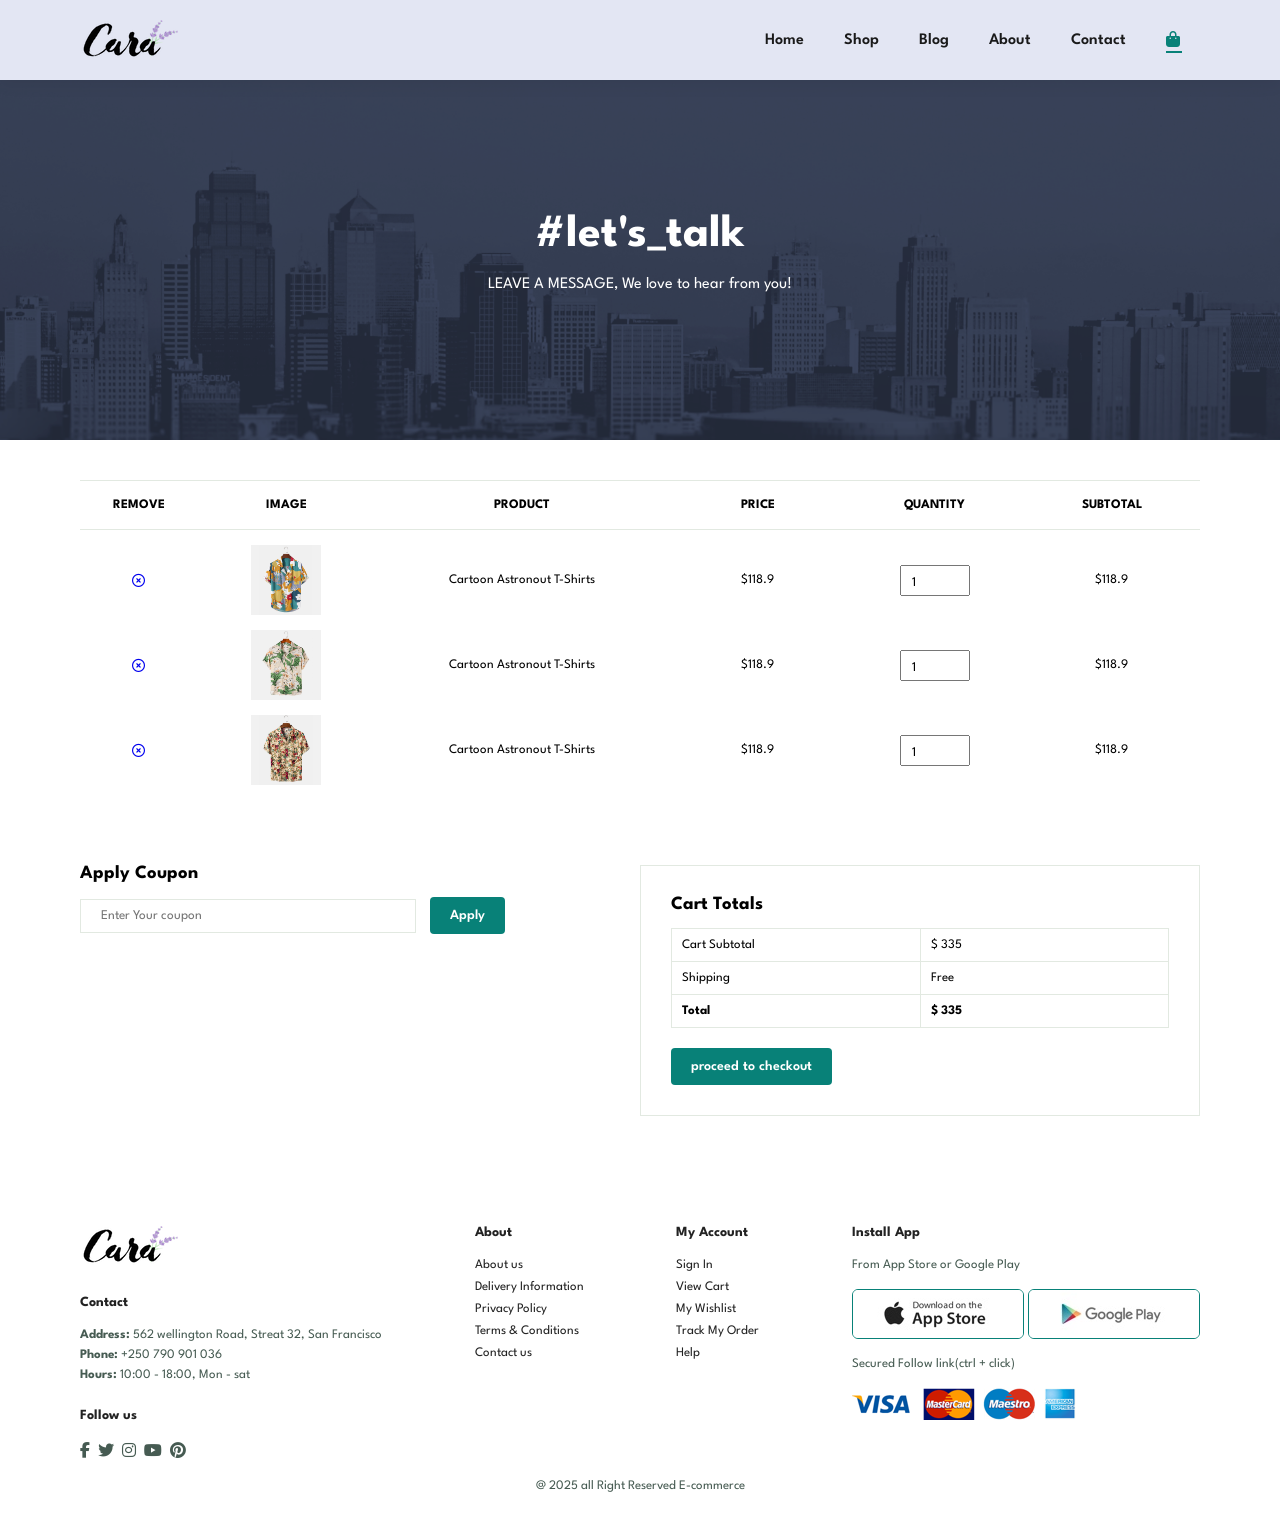
<file: cart.html>
<html lang="en">
<head>
    <meta charset="UTF-8">
    <meta name="viewport" content="width=device-width, initial-scale=1.0">
    <title>E-commerce Tutorial</title>
    <link rel="stylesheet" href="https://cdnjs.cloudflare.com/ajax/libs/font-awesome/6.5.1/css/all.min.css">
    <link rel="stylesheet" href="style.css">

</head>
<body>
    <section id="header">
        <a href="#">
            <img src="img/logo.png" 
            alt=""
            class="logo">
        </a>
        <div>
            <ul id="navbar">
                <li><a href="index.html">Home</a></li>
                <li><a href="shop.html">Shop</a></li>
                <li><a href="blog.html">Blog</a></li>
                <li><a href="about.html">About</a></li>
                <li><a href="#">Contact</a></li>
                <li id="lg-bag"><a class="active" href="#"><i class="fas fa-shopping-bag"></i></a></li>
                <a href="#" id="close"><i class="fas fa-times"></i></a>
            </ul>
        </div>
        <div id="mobile">
            <a href="cart.html"><i class="fas fa-shopping-bag"></i></a>
            <i id="bar" class="fas fa-outdent"></i>
            
        </div>
    </section>

    <section id="page-header" class="about-header">
        <h2>#let's_talk</h2>
        <p>LEAVE A MESSAGE, We love to hear from you!</p>
    </section>

    <section id="cart" class="section-p1">
        <table width="100%">
            <thead>
                <tr>
                    <td>REMOVE</td>
                    <td>IMAGE</td>
                    <td>PRODUCT</td>
                    <td>PRICE</td>
                    <td>QUANTITY</td>
                    <td>SUBTOTAL</td>
                </tr>
            </thead>
            <tbody>
                <tr>
                    <td><a href="#"><i class="far fa-times-circle"></i></a></td>
                    <td><img src="img/products/f1.jpg" alt=""></td>
                    <td>Cartoon Astronout T-Shirts</td>
                    <td>$118.9</td>
                    <td><input type="number" value="1" name="" id=""></td>
                    <td>$118.9</td>
                </tr>
                <tr>
                    <td><a href="#"><i class="far fa-times-circle"></i></a></td>
                    <td><img src="img/products/f2.jpg" alt=""></td>
                    <td>Cartoon Astronout T-Shirts</td>
                    <td>$118.9</td>
                    <td><input type="number" value="1" name="" id=""></td>
                    <td>$118.9</td>
                </tr>
                <tr>
                    <td><a href="#"><i class="far fa-times-circle"></i></a></td>
                    <td><img src="img/products/f3.jpg" alt=""></td>
                    <td>Cartoon Astronout T-Shirts</td>
                    <td>$118.9</td>
                    <td><input type="number" value="1" name="" id=""></td>
                    <td>$118.9</td>
                </tr>
            </tbody>
        </table>
    </section>

    <section id="cart-add" class="section-p1">
        <div id="coupon">
            <h3>Apply Coupon</h3>
            <div>
                <input type="text" placeholder="Enter Your coupon">
                <button class="normal">
                    Apply
                </button>
            </div>
        </div>
        <div id="subtotal">
            <h3>Cart Totals</h3>
            <table>
                <tr>
                    <td>Cart Subtotal</td>
                    <td>$ 335</td>
                </tr>
                <tr>
                    <td>Shipping</td>
                    <td>Free</td>
                </tr>
                <tr>
                    <td><strong>Total</strong></td>
                    <td><strong>$ 335</strong></td>
                </tr>
            </table>
            <button class="normal">
                proceed to checkout
            </button>
        </div>
    </section>

    <footer class="section-p1">
        <div class="col">
            <img class="logo" src="img/logo.png" alt="">
            <h4>Contact</h4>
            <p><strong>Address: </strong> 562 wellington Road, Streat 32, San Francisco</p>
            <p><strong>Phone:</strong> +250 790 901 036</p>
            <p><strong>Hours:</strong> 10:00 - 18:00, Mon - sat</p>
            <div class="follow">
                <h4>Follow us</h4>
                <div class="icon">
                    <i class="fab fa-facebook-f"></i>
                    <i class="fab fa-twitter"></i>
                    <i class="fab fa-instagram"></i>
                    <i class="fab fa-youtube"></i>
                    <i class="fab fa-pinterest"></i>
                </div>
            </div>
        </div>
        <div class="col">
            <h4>About</h4>
            <a href="#">About us</a>
            <a href="#">Delivery Information</a>
            <a href="#">Privacy Policy</a>
            <a href="#">Terms & Conditions</a>
            <a href="#">Contact us</a>
        </div>
        <div class="col">
            <h4>My Account</h4>
            <a href="#">Sign In</a>
            <a href="#">View Cart</a>
            <a href="#">My Wishlist</a>
            <a href="#">Track My Order</a>
            <a href="#">Help</a>
        </div>
        <div class="col install">
            <h4>Install App</h4>
            <p>From App Store or Google Play</p>
            <div class="row">
                <img src="img/pay/app.jpg" alt="">
                <img src="img/pay/play.jpg" alt="">
            </div>
            <p>Secured Follow link(ctrl + click)</p>
            <img src="img/pay/pay.png" alt="">
        </div>
        <div class="copyright">
            <p>@ 2025 all Right Reserved E-commerce</p>
        </div>
    </footer>

    <script src="script.js"></script>

</body>
</html>
</file>
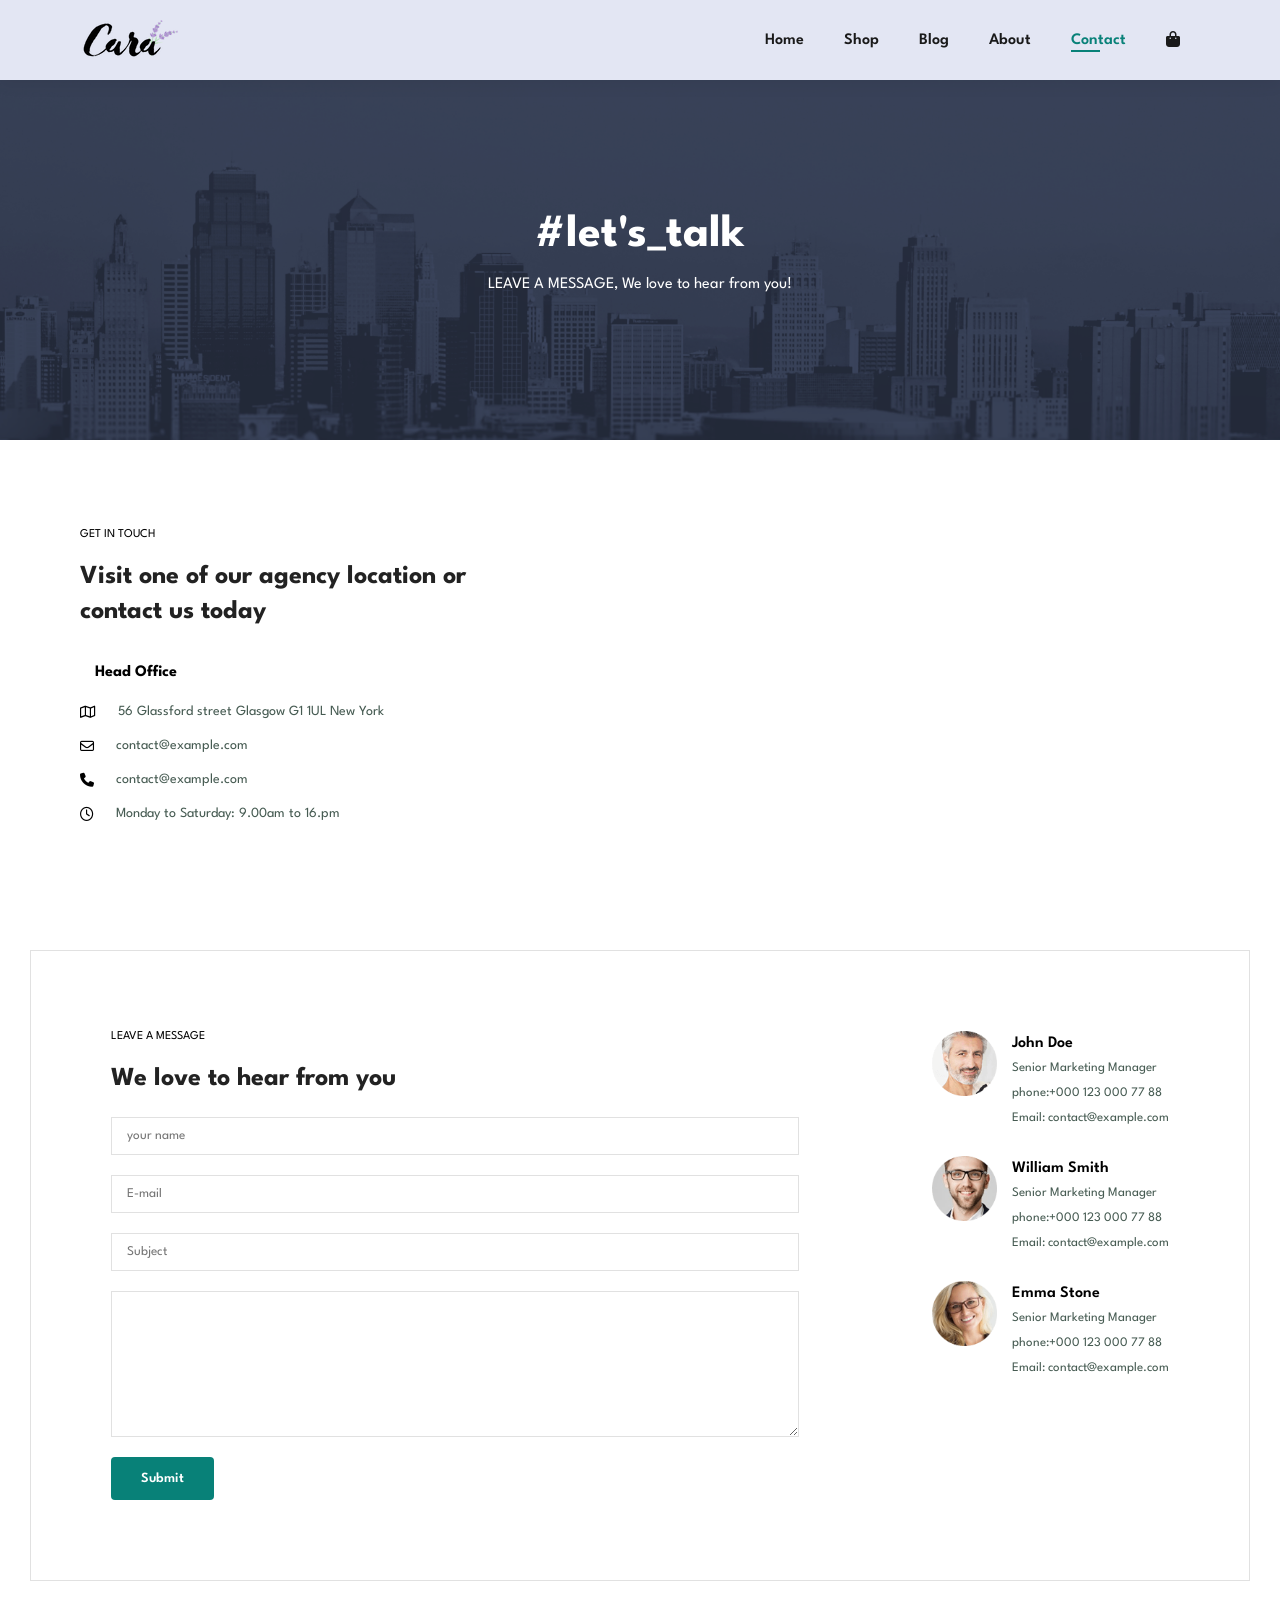
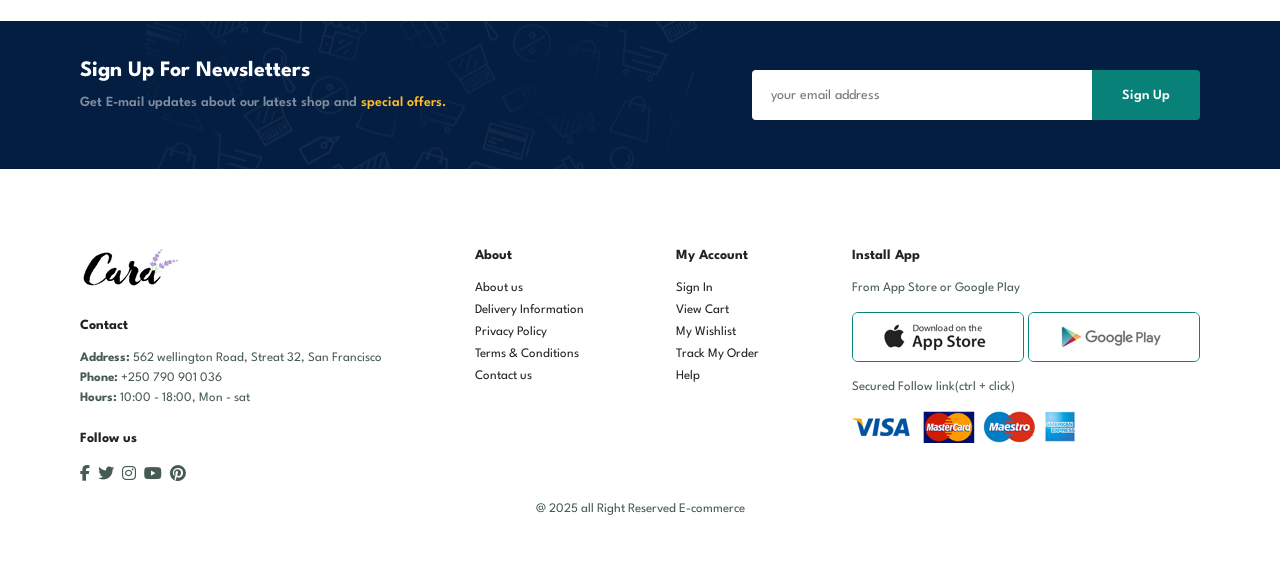
<file: contact.html>
<html lang="en">
<head>
    <meta charset="UTF-8">
    <meta name="viewport" content="width=device-width, initial-scale=1.0">
    <title>E-commerce Tutorial</title>
    <link rel="stylesheet" href="https://cdnjs.cloudflare.com/ajax/libs/font-awesome/6.5.1/css/all.min.css">
    <link rel="stylesheet" href="style.css">

</head>
<body>
    <section id="header">
        <a href="#">
            <img src="img/logo.png" 
            alt=""
            class="logo">
        </a>
        <div>
            <ul id="navbar">
                <li><a href="index.html">Home</a></li>
                <li><a href="shop.html">Shop</a></li>
                <li><a href="blog.html">Blog</a></li>
                <li><a href="about.html">About</a></li>
                <li><a class="active" href="contact.html">Contact</a></li>
                <li id="lg-bag"><a href="cart.html"><i class="fas fa-shopping-bag"></i></a></li>
                <a href="#" id="close"><i class="fas fa-times"></i></a>
            </ul>
        </div>
        <div id="mobile">
            <a href="cart.html"><i class="fas fa-shopping-bag"></i></a>
            <i id="bar" class="fas fa-outdent"></i>
            
        </div>
    </section>

    <section id="page-header" class="about-header">
        <h2>#let's_talk</h2>
        <p>LEAVE A MESSAGE, We love to hear from you!</p>
    </section>

    <section id="contact-details" class="section-p1">
        <div class="details">
            <span>GET IN TOUCH</span>
            <h2>Visit one of our agency location or contact us today</h2>
            <h3>Head Office</h3>
            <div>
                <li>
                    <i class="far fa-map"></i>
                    <p>56 Glassford street Glasgow G1 1UL New York</p>
                </li>
                <li>
                    <i class="far fa-envelope"></i>
                    <p>contact@example.com</p>
                </li>
                <li>
                    <i class="fas fa-phone"></i>
                    <p>contact@example.com</p>
                </li>
                <li>
                    <i class="far fa-clock"></i>
                    <p>Monday to Saturday: 9.00am to 16.pm</p>
                </li>
            </div>
        </div>
        <div class="map">
        <iframe src="https://www.google.com/maps/embed?pb=!1m18!1m12!1m3!1d31899.5905923753!2d30.078753149999987!3d-1.9747429999999933!2m3!1f0!2f0!3f0!3m2!1i1024!2i768!4f13.1!3m3!1m2!1s0x19dca61434d56e91%3A0x9f4e8ed1622d9f06!2sGikondo%2C%20Kigali!5e0!3m2!1sen!2srw!4v1772486137174!5m2!1sen!2srw" 
            width="600" height="450" style="border:0;" allowfullscreen="" loading="lazy" referrerpolicy="no-referrer-when-downgrade">
        </iframe>
        </div>
    </section>

    <section id="form-details">
        <form action="">
            <span>LEAVE A MESSAGE</span>
            <h2>We love to hear from you</h2>
            <input type="text" placeholder="your name">
            <input type="text" placeholder="E-mail">
            <input type="text" placeholder="Subject">
            <textarea name="" id="" cols="30" rows="10" placeholder="Your Message">
            </textarea>
            <button class="normal">Submit</button>
        </form>
        <div class="people">
            <div>
                <img src="img/people/1.png" alt="">
                <p><span>John Doe</span> Senior Marketing Manager
                <br>
                phone:+000 123 000 77 88 <br>
                Email: contact@example.com</p>
            </div>
            <div>
                <img src="img/people/2.png" alt="">
                <p><span>William Smith</span> Senior Marketing Manager
                <br>
                phone:+000 123 000 77 88 <br>
                Email: contact@example.com</p>
            </div>
            <div>
                <img src="img/people/3.png" alt="">
                <p><span>Emma Stone</span> Senior Marketing Manager
                <br>
                phone:+000 123 000 77 88 <br>
                Email: contact@example.com</p>
            </div>
        </div>
    </section>

    <section id="newsletter" class="section-p1 section-m1">
        <div class="newstext">
            <h4>Sign Up For Newsletters</h4>
            <p>Get E-mail updates about our latest shop and <span>special offers.</span></p>
        </div>
        <div class="form">
            <input type="text" placeholder="your email address">
            <button class="normal">Sign Up</button>
        </div>
    </section>

    <footer class="section-p1">
        <div class="col">
            <img class="logo" src="img/logo.png" alt="">
            <h4>Contact</h4>
            <p><strong>Address: </strong> 562 wellington Road, Streat 32, San Francisco</p>
            <p><strong>Phone:</strong> +250 790 901 036</p>
            <p><strong>Hours:</strong> 10:00 - 18:00, Mon - sat</p>
            <div class="follow">
                <h4>Follow us</h4>
                <div class="icon">
                    <i class="fab fa-facebook-f"></i>
                    <i class="fab fa-twitter"></i>
                    <i class="fab fa-instagram"></i>
                    <i class="fab fa-youtube"></i>
                    <i class="fab fa-pinterest"></i>
                </div>
            </div>
        </div>
        <div class="col">
            <h4>About</h4>
            <a href="#">About us</a>
            <a href="#">Delivery Information</a>
            <a href="#">Privacy Policy</a>
            <a href="#">Terms & Conditions</a>
            <a href="#">Contact us</a>
        </div>
        <div class="col">
            <h4>My Account</h4>
            <a href="#">Sign In</a>
            <a href="#">View Cart</a>
            <a href="#">My Wishlist</a>
            <a href="#">Track My Order</a>
            <a href="#">Help</a>
        </div>
        <div class="col install">
            <h4>Install App</h4>
            <p>From App Store or Google Play</p>
            <div class="row">
                <img src="img/pay/app.jpg" alt="">
                <img src="img/pay/play.jpg" alt="">
            </div>
            <p>Secured Follow link(ctrl + click)</p>
            <img src="img/pay/pay.png" alt="">
        </div>
        <div class="copyright">
            <p>@ 2025 all Right Reserved E-commerce</p>
        </div>
    </footer>

    <script src="script.js"></script>

</body>
</html>
</file>
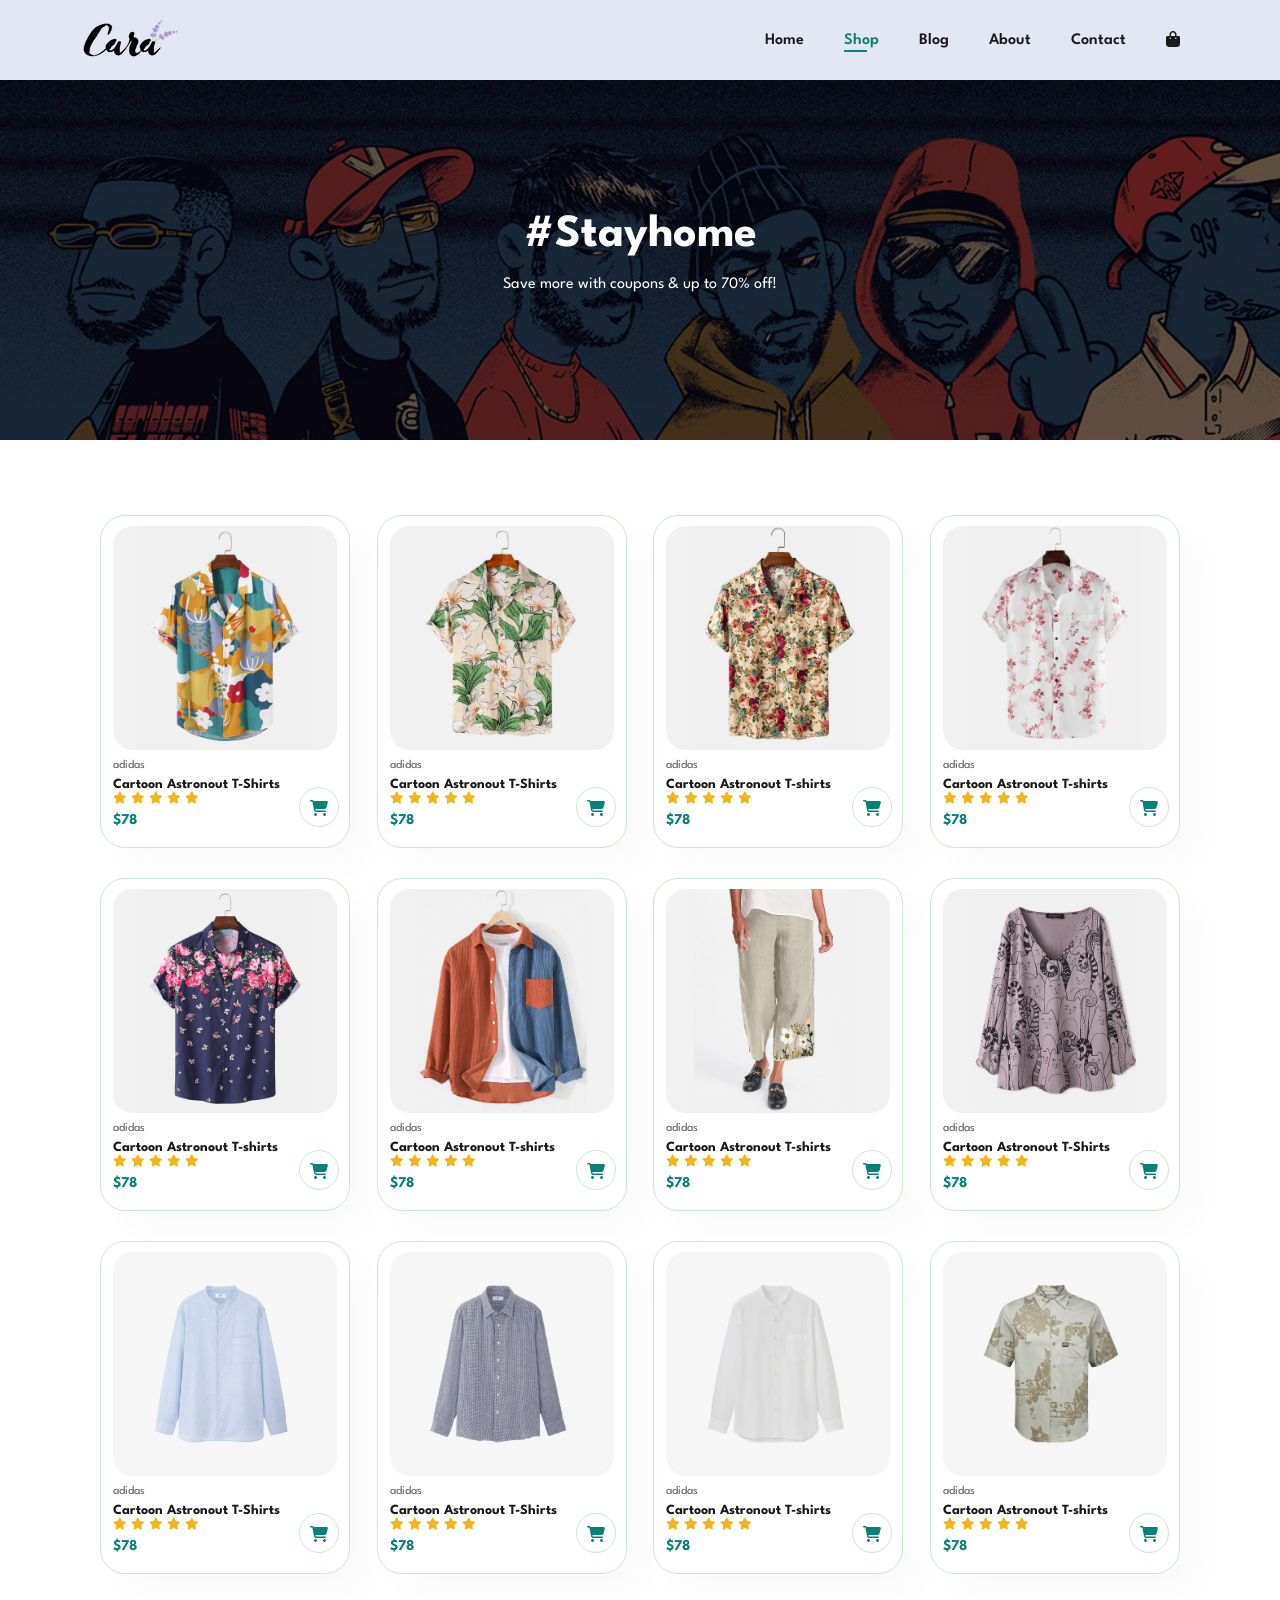
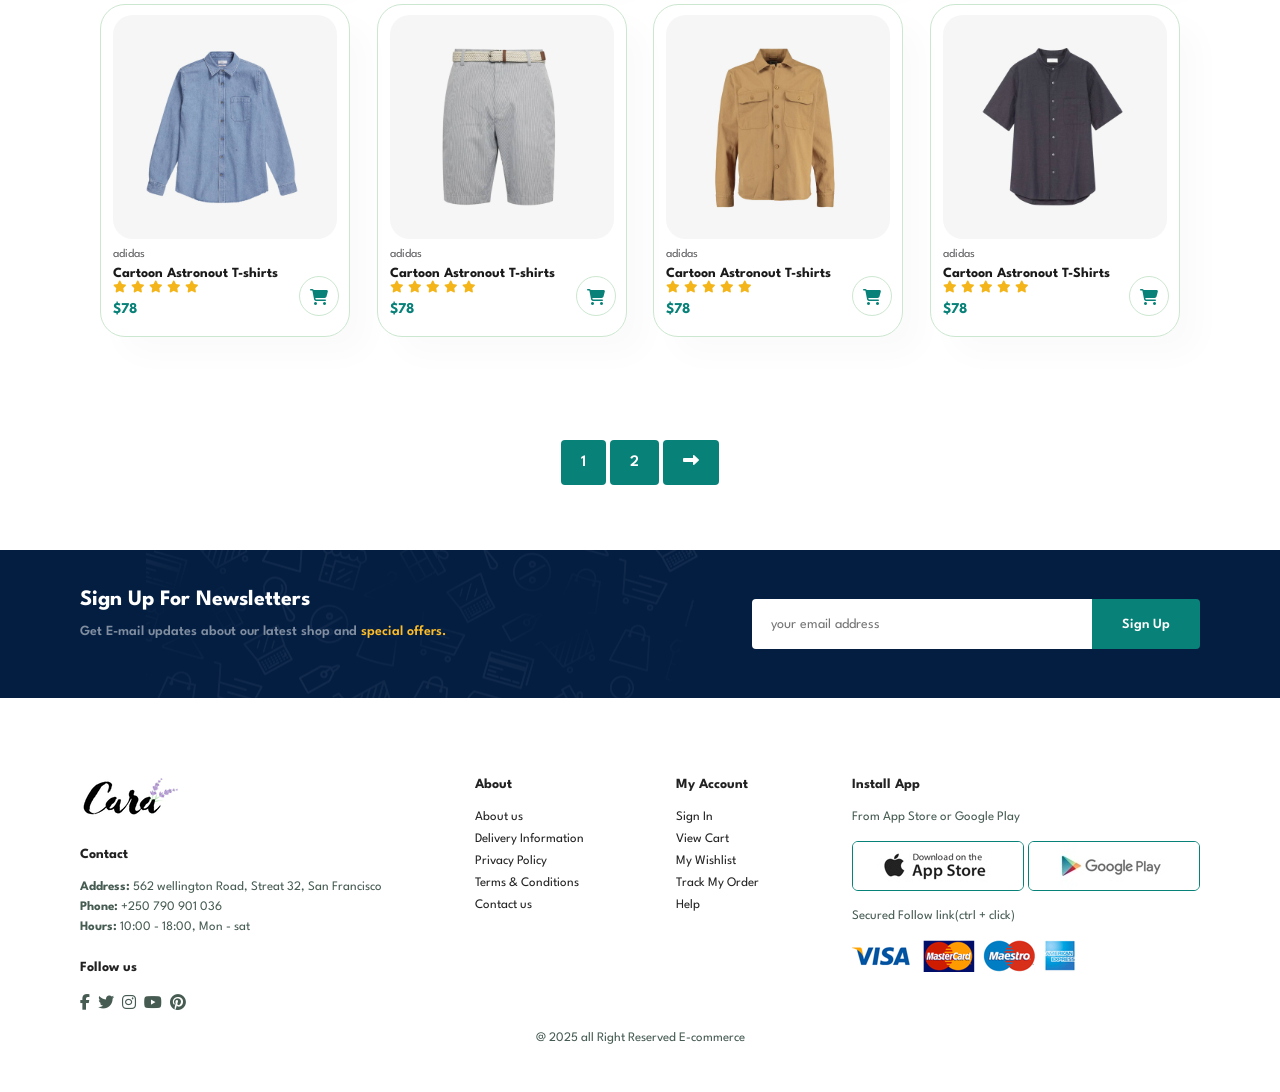
<file: shop.html>
<html lang="en">
<head>
    <meta charset="UTF-8">
    <meta name="viewport" content="width=device-width, initial-scale=1.0">
    <title>E-commerce Tutorial</title>
    <link rel="stylesheet" href="https://cdnjs.cloudflare.com/ajax/libs/font-awesome/6.5.1/css/all.min.css">
    <link rel="stylesheet" href="style.css">

</head>
<body>
    <section id="header">
        <a href="#">
            <img src="img/logo.png" 
            alt=""
            class="logo">
        </a>
        <div>
            <ul id="navbar">
                <li><a  href="index.html">Home</a></li>
                <li><a class="active" href="#">Shop</a></li>
                <li><a href="blog.html">Blog</a></li>
                <li><a href="about.html">About</a></li>
                <li><a href="contact.html">Contact</a></li>
                <li id="lg-bag"><a href="cart.html"><i class="fas fa-shopping-bag"></i></a></li>
                <a href="#" id="close"><i class="fas fa-times"></i></a>
            </ul>
        </div>
        <div id="mobile">
            <a href="cart.html"><i class="fas fa-shopping-bag"></i></a>
            <i id="bar" class="fas fa-outdent"></i>
            
        </div>
    </section>

    <section id="page-header">
        <h2>#Stayhome</h2>
        <p>Save more with coupons & up to 70% off!</p>
    </section>

    <section id="product1" class="section-p1">
        
        <div class="pro-container">
            <div class="pro" onclick="window.location.href='sproduct.html';">
                <img src="img/products/f1.jpg" alt="">
                <div class="des">
                <span>adidas</span>
                <h5>Cartoon Astronout T-Shirts</h5>
                <div class="star">
                    <i class="fas fa-star"></i>
                    <i class="fas fa-star"></i>
                    <i class="fas fa-star"></i>
                    <i class="fas fa-star"></i>
                    <i class="fas fa-star"></i>
                </div>
                <h4>$78</h4>
                </div>
                <a href="#"><i class="fas fa-shopping-cart cart"></i></a>
            </div>
            <div class="pro">
                <img src="img/products/f2.jpg" alt="">
                <div class="des">
                    <span>adidas</span>
                    <h5>Cartoon Astronout T-Shirts</h5>
                    <div class="star">
                        <i class="fas fa-star"></i>
                        <i class="fas fa-star"></i>
                        <i class="fas fa-star"></i>
                        <i class="fas fa-star"></i>
                        <i class="fas fa-star"></i>
                    </div>
                    <h4>$78</h4>
                </div>
                <a href="#"><i class="fas fa-shopping-cart cart"></i></a>
            </div>
            <div class="pro">
                <img src="img/products/f3.jpg" alt="">
                <div class="des">
                    <span>adidas</span>
                    <h5>Cartoon Astronout T-shirts</h5>
                    <div class="star">
                        <i class="fas fa-star"></i>
                        <i class="fas fa-star"></i>
                        <i class="fas fa-star"></i>
                        <i class="fas fa-star"></i>
                        <i class="fas fa-star"></i>
                    </div>
                    <h4>$78</h4>
                </div>
                <a href="#"><i class="fas fa-shopping-cart cart"></i></a>
            </div>
            <div class="pro">
                <img src="img/products/f4.jpg" alt="">
                <div class="des">
                    <span>adidas</span>
                    <h5>Cartoon Astronout T-shirts</h5>
                    <div class="star">
                        <i class="fas fa-star"></i>
                        <i class="fas fa-star"></i>
                        <i class="fas fa-star"></i>
                        <i class="fas fa-star"></i>
                        <i class="fas fa-star"></i>
                    </div>
                    <h4>$78</h4>
                </div>
                <a href="#"><i class="fas fa-shopping-cart cart"></i></a>
            </div>
            <div class="pro">
                <img src="img/products/f5.jpg" alt="">
                <div class="des">
                    <span>adidas</span>
                    <h5>Cartoon Astronout T-shirts</h5>
                    <div class="star">
                        <i class="fas fa-star"></i>
                        <i class="fas fa-star"></i>
                        <i class="fas fa-star"></i>
                        <i class="fas fa-star"></i>
                        <i class="fas fa-star"></i>
                    </div>
                    <h4>$78</h4>
                </div>
                <a href="#"><i class="fas fa-shopping-cart cart"></i></a>
            </div>
            <div class="pro">
                <img src="img/products/f6.jpg" alt="">
                <div class="des">
                    <span>adidas</span>
                    <h5>Cartoon Astronout T-shirts</h5>
                    <div class="star">
                        <i class="fas fa-star"></i>
                        <i class="fas fa-star"></i>
                        <i class="fas fa-star"></i>
                        <i class="fas fa-star"></i>
                        <i class="fas fa-star"></i>
                    </div>
                    <h4>$78</h4>
                </div>
                <a href="#"><i class="fas fa-shopping-cart cart"></i></a>
            </div>
            <div class="pro">
                <img src="img/products/f7.jpg" alt="">
                <div class="des">
                    <span>adidas</span>
                    <h5>Cartoon Astronout T-shirts</h5>
                    <div class="star">
                        <i class="fas fa-star"></i>
                        <i class="fas fa-star"></i>
                        <i class="fas fa-star"></i>
                        <i class="fas fa-star"></i>
                        <i class="fas fa-star"></i>
                    </div>
                    <h4>$78</h4>
                </div>
                <a href="#"><i class="fas fa-shopping-cart cart"></i></a>
            </div>
            <div class="pro">
                <img src="img/products/f8.jpg" alt="">
                <div class="des">
                    <span>adidas</span>
                    <h5>Cartoon Astronout T-Shirts</h5>
                    <div class="star">
                        <i class="fas fa-star"></i>
                        <i class="fas fa-star"></i>
                        <i class="fas fa-star"></i>
                        <i class="fas fa-star"></i>
                        <i class="fas fa-star"></i>
                    </div>
                    <h4>$78</h4>
                </div>
                <a href="#"><i class="fas fa-shopping-cart cart"></i></a>
            </div>
        
            <div class="pro">
                <img src="img/products/n1.jpg" alt="">
                <div class="des">
                <span>adidas</span>
                <h5>Cartoon Astronout T-Shirts</h5>
                <div class="star">
                    <i class="fas fa-star"></i>
                    <i class="fas fa-star"></i>
                    <i class="fas fa-star"></i>
                    <i class="fas fa-star"></i>
                    <i class="fas fa-star"></i>
                </div>
                <h4>$78</h4>
                </div>
                <a href="#"><i class="fas fa-shopping-cart cart"></i></a>
            </div>
            <div class="pro">
                <img src="img/products/n2.jpg" alt="">
                <div class="des">
                    <span>adidas</span>
                    <h5>Cartoon Astronout T-Shirts</h5>
                    <div class="star">
                        <i class="fas fa-star"></i>
                        <i class="fas fa-star"></i>
                        <i class="fas fa-star"></i>
                        <i class="fas fa-star"></i>
                        <i class="fas fa-star"></i>
                    </div>
                    <h4>$78</h4>
                </div>
                <a href="#"><i class="fas fa-shopping-cart cart"></i></a>
            </div>
            <div class="pro">
                <img src="img/products/n3.jpg" alt="">
                <div class="des">
                    <span>adidas</span>
                    <h5>Cartoon Astronout T-shirts</h5>
                    <div class="star">
                        <i class="fas fa-star"></i>
                        <i class="fas fa-star"></i>
                        <i class="fas fa-star"></i>
                        <i class="fas fa-star"></i>
                        <i class="fas fa-star"></i>
                    </div>
                    <h4>$78</h4>
                </div>
                <a href="#"><i class="fas fa-shopping-cart cart"></i></a>
            </div>
            <div class="pro">
                <img src="img/products/n4.jpg" alt="">
                <div class="des">
                    <span>adidas</span>
                    <h5>Cartoon Astronout T-shirts</h5>
                    <div class="star">
                        <i class="fas fa-star"></i>
                        <i class="fas fa-star"></i>
                        <i class="fas fa-star"></i>
                        <i class="fas fa-star"></i>
                        <i class="fas fa-star"></i>
                    </div>
                    <h4>$78</h4>
                </div>
                <a href="#"><i class="fas fa-shopping-cart cart"></i></a>
            </div>
            <div class="pro">
                <img src="img/products/n5.jpg" alt="">
                <div class="des">
                    <span>adidas</span>
                    <h5>Cartoon Astronout T-shirts</h5>
                    <div class="star">
                        <i class="fas fa-star"></i>
                        <i class="fas fa-star"></i>
                        <i class="fas fa-star"></i>
                        <i class="fas fa-star"></i>
                        <i class="fas fa-star"></i>
                    </div>
                    <h4>$78</h4>
                </div>
                <a href="#"><i class="fas fa-shopping-cart cart"></i></a>
            </div>
            <div class="pro">
                <img src="img/products/n6.jpg" alt="">
                <div class="des">
                    <span>adidas</span>
                    <h5>Cartoon Astronout T-shirts</h5>
                    <div class="star">
                        <i class="fas fa-star"></i>
                        <i class="fas fa-star"></i>
                        <i class="fas fa-star"></i>
                        <i class="fas fa-star"></i>
                        <i class="fas fa-star"></i>
                    </div>
                    <h4>$78</h4>
                </div>
                <a href="#"><i class="fas fa-shopping-cart cart"></i></a>
            </div>
            <div class="pro">
                <img src="img/products/n7.jpg" alt="">
                <div class="des">
                    <span>adidas</span>
                    <h5>Cartoon Astronout T-shirts</h5>
                    <div class="star">
                        <i class="fas fa-star"></i>
                        <i class="fas fa-star"></i>
                        <i class="fas fa-star"></i>
                        <i class="fas fa-star"></i>
                        <i class="fas fa-star"></i>
                    </div>
                    <h4>$78</h4>
                </div>
                <a href="#"><i class="fas fa-shopping-cart cart"></i></a>
            </div>
            <div class="pro">
                <img src="img/products/n8.jpg" alt="">
                <div class="des">
                    <span>adidas</span>
                    <h5>Cartoon Astronout T-Shirts</h5>
                    <div class="star">
                        <i class="fas fa-star"></i>
                        <i class="fas fa-star"></i>
                        <i class="fas fa-star"></i>
                        <i class="fas fa-star"></i>
                        <i class="fas fa-star"></i>
                    </div>
                    <h4>$78</h4>
                </div>
                <a href="#"><i class="fas fa-shopping-cart cart"></i></a>
            </div>
        </div>

    </section>

    <section id="pagination" class="section-p1">
        <a href="">1</a>
        <a href="">2</a>
        <a href=""><i class="fas fa-long-arrow-alt-right"></i></a>
    </section>

    <section id="newsletter" class="section-p1 section-m1">
        <div class="newstext">
            <h4>Sign Up For Newsletters</h4>
            <p>Get E-mail updates about our latest shop and <span>special offers.</span></p>
        </div>
        <div class="form">
            <input type="text" placeholder="your email address">
            <button class="normal">Sign Up</button>
        </div>
    </section>

    <footer class="section-p1">
        <div class="col">
            <img class="logo" src="img/logo.png" alt="">
            <h4>Contact</h4>
            <p><strong>Address: </strong> 562 wellington Road, Streat 32, San Francisco</p>
            <p><strong>Phone:</strong> +250 790 901 036</p>
            <p><strong>Hours:</strong> 10:00 - 18:00, Mon - sat</p>
            <div class="follow">
                <h4>Follow us</h4>
                <div class="icon">
                    <i class="fab fa-facebook-f"></i>
                    <i class="fab fa-twitter"></i>
                    <i class="fab fa-instagram"></i>
                    <i class="fab fa-youtube"></i>
                    <i class="fab fa-pinterest"></i>
                </div>
            </div>
        </div>
        <div class="col">
            <h4>About</h4>
            <a href="#">About us</a>
            <a href="#">Delivery Information</a>
            <a href="#">Privacy Policy</a>
            <a href="#">Terms & Conditions</a>
            <a href="#">Contact us</a>
        </div>
        <div class="col">
            <h4>My Account</h4>
            <a href="#">Sign In</a>
            <a href="#">View Cart</a>
            <a href="#">My Wishlist</a>
            <a href="#">Track My Order</a>
            <a href="#">Help</a>
        </div>
        <div class="col install">
            <h4>Install App</h4>
            <p>From App Store or Google Play</p>
            <div class="row">
                <img src="img/pay/app.jpg" alt="">
                <img src="img/pay/play.jpg" alt="">
            </div>
            <p>Secured Follow link(ctrl + click)</p>
            <img src="img/pay/pay.png" alt="">
        </div>
        <div class="copyright">
            <p>@ 2025 all Right Reserved E-commerce</p>
        </div>
    </footer>

    <script src="script.js"></script>

</body>
</html>
</file>
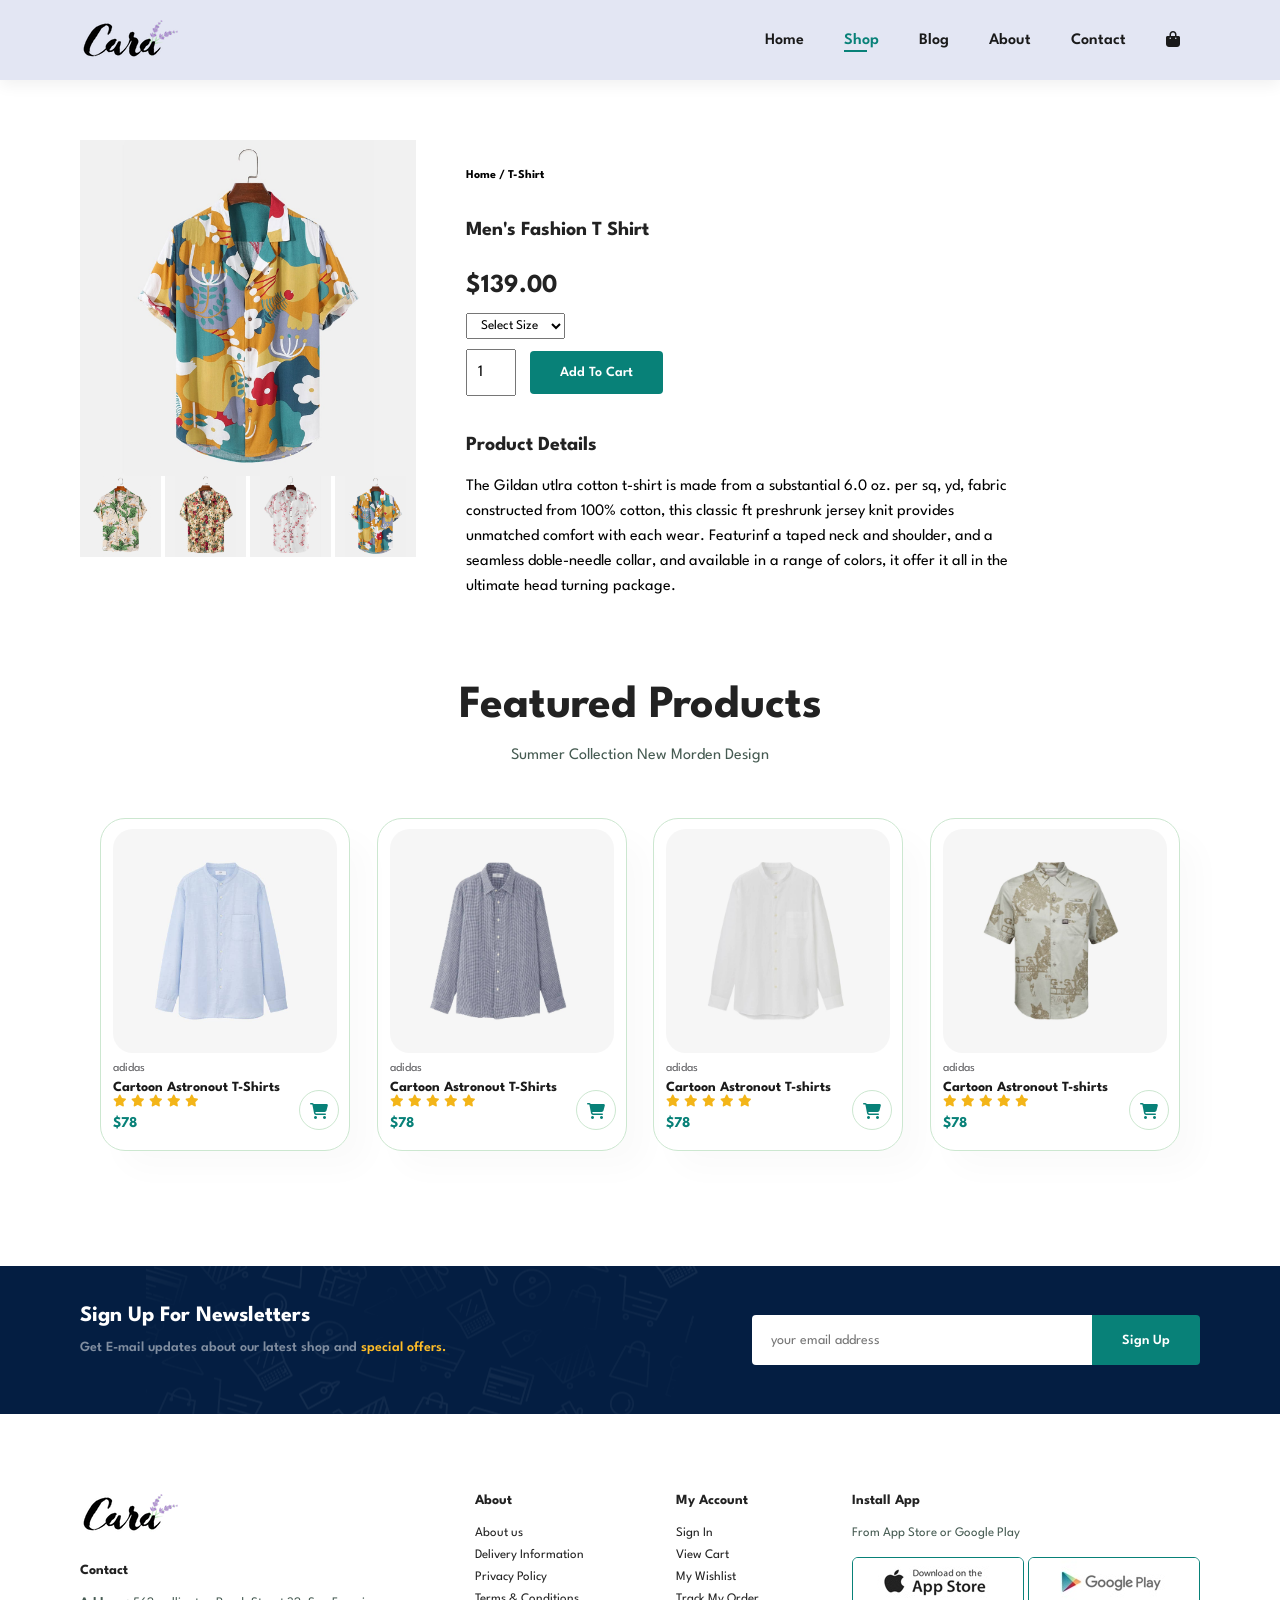
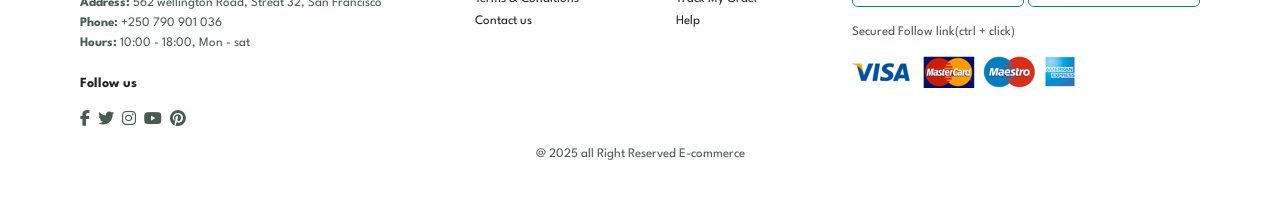
<file: sproduct.html>
<html lang="en">
<head>
    <meta charset="UTF-8">
    <meta name="viewport" content="width=device-width, initial-scale=1.0">
    <title>E-commerce Tutorial</title>
    <link rel="stylesheet" href="https://cdnjs.cloudflare.com/ajax/libs/font-awesome/6.5.1/css/all.min.css">
    <link rel="stylesheet" href="style.css">

</head>
<body>
    <section id="header">
        <a href="#">
            <img src="img/logo.png" 
            alt=""
            class="logo">
        </a>
        <div>
            <ul id="navbar">
                <li><a  href="index.html">Home</a></li>
                <li><a class="active" href="shop.html">Shop</a></li>
                <li><a href="blog.html">Blog</a></li>
                <li><a href="about.html">About</a></li>
                <li><a href="#">Contact</a></li>
                <li id="lg-bag"><a href="cart.html"><i class="fas fa-shopping-bag"></i></a></li>
                <a href="#" id="close"><i class="fas fa-times"></i></a>
            </ul>
        </div>
        <div id="mobile">
            <a href="cart.html"><i class="fas fa-shopping-bag"></i></a>
            <i id="bar" class="fas fa-outdent"></i>
            
        </div>
    </section>
    <section id="prodetails" class="section-p1">
        <div class="single-pro-image">
            <img src="img/products/f1.jpg" width="100%" id="MainImg" alt="">
            <div class="small-img-group">
                <div class="small-img-col">
                    <img src="img/products/f2.jpg" width="100%" class="small-img" 
                    alt="">
                </div>
                <div class="small-img-col">
                    <img src="img/products/f3.jpg" width="100%" class="small-img" 
                    alt="">
                </div>
                <div class="small-img-col">
                    <img src="img/products/f4.jpg" width="100%" class="small-img" 
                    alt="">
                </div>
                <div class="small-img-col">
                    <img src="img/products/f1.jpg" width="100%" class="small-img" 
                    alt="">
                </div>
            </div>
        </div>
        <div class="single-pro-details">
            <h6>Home / T-Shirt</h6>
            <h4>Men's Fashion T Shirt</h4>
            <h2>$139.00</h2>
            <select>
                <option>Select Size</option>
                <option>XL</option>
                <option>XXL</option>
                <option>Small</option>
                <option>Large</option>
            </select>
            <input type="number" value="1">
            <button class="normal">Add To Cart</button>
            <h4>Product Details</h4>
            <span>The Gildan utlra cotton t-shirt is made from a substantial 6.0 oz. per sq, yd, 
                fabric constructed from 100% cotton, this classic ft preshrunk jersey knit provides 
                unmatched comfort with each wear. Featurinf a taped neck and shoulder, and a seamless 
                doble-needle collar, and available in a range of colors, it offer it all in the ultimate 
                head turning package.</span>
        </div>
    </section>

    <section id="product1" class="section-p1">
        <h2>Featured Products</h2>
        <p>Summer Collection New Morden Design</p>
        <div class="pro-container">
            <div class="pro">
                <img src="img/products/n1.jpg" alt="">
                <div class="des">
                <span>adidas</span>
                <h5>Cartoon Astronout T-Shirts</h5>
                <div class="star">
                    <i class="fas fa-star"></i>
                    <i class="fas fa-star"></i>
                    <i class="fas fa-star"></i>
                    <i class="fas fa-star"></i>
                    <i class="fas fa-star"></i>
                </div>
                <h4>$78</h4>
                </div>
                <a href="#"><i class="fas fa-shopping-cart cart"></i></a>
            </div>
            <div class="pro">
                <img src="img/products/n2.jpg" alt="">
                <div class="des">
                    <span>adidas</span>
                    <h5>Cartoon Astronout T-Shirts</h5>
                    <div class="star">
                        <i class="fas fa-star"></i>
                        <i class="fas fa-star"></i>
                        <i class="fas fa-star"></i>
                        <i class="fas fa-star"></i>
                        <i class="fas fa-star"></i>
                    </div>
                    <h4>$78</h4>
                </div>
                <a href="#"><i class="fas fa-shopping-cart cart"></i></a>
            </div>
            <div class="pro">
                <img src="img/products/n3.jpg" alt="">
                <div class="des">
                    <span>adidas</span>
                    <h5>Cartoon Astronout T-shirts</h5>
                    <div class="star">
                        <i class="fas fa-star"></i>
                        <i class="fas fa-star"></i>
                        <i class="fas fa-star"></i>
                        <i class="fas fa-star"></i>
                        <i class="fas fa-star"></i>
                    </div>
                    <h4>$78</h4>
                </div>
                <a href="#"><i class="fas fa-shopping-cart cart"></i></a>
            </div>
            <div class="pro">
                <img src="img/products/n4.jpg" alt="">
                <div class="des">
                    <span>adidas</span>
                    <h5>Cartoon Astronout T-shirts</h5>
                    <div class="star">
                        <i class="fas fa-star"></i>
                        <i class="fas fa-star"></i>
                        <i class="fas fa-star"></i>
                        <i class="fas fa-star"></i>
                        <i class="fas fa-star"></i>
                    </div>
                    <h4>$78</h4>
                </div>
                <a href="#"><i class="fas fa-shopping-cart cart"></i></a>
            </div>
                
        </div>

    </section>

    <section id="newsletter" class="section-p1 section-m1">
        <div class="newstext">
            <h4>Sign Up For Newsletters</h4>
            <p>Get E-mail updates about our latest shop and <span>special offers.</span></p>
        </div>
        <div class="form">
            <input type="text" placeholder="your email address">
            <button class="normal">Sign Up</button>
        </div>
    </section>

    <footer class="section-p1">
        <div class="col">
            <img class="logo" src="img/logo.png" alt="">
            <h4>Contact</h4>
            <p><strong>Address: </strong> 562 wellington Road, Streat 32, San Francisco</p>
            <p><strong>Phone:</strong> +250 790 901 036</p>
            <p><strong>Hours:</strong> 10:00 - 18:00, Mon - sat</p>
            <div class="follow">
                <h4>Follow us</h4>
                <div class="icon">
                    <i class="fab fa-facebook-f"></i>
                    <i class="fab fa-twitter"></i>
                    <i class="fab fa-instagram"></i>
                    <i class="fab fa-youtube"></i>
                    <i class="fab fa-pinterest"></i>
                </div>
            </div>
        </div>
        <div class="col">
            <h4>About</h4>
            <a href="#">About us</a>
            <a href="#">Delivery Information</a>
            <a href="#">Privacy Policy</a>
            <a href="#">Terms & Conditions</a>
            <a href="#">Contact us</a>
        </div>
        <div class="col">
            <h4>My Account</h4>
            <a href="#">Sign In</a>
            <a href="#">View Cart</a>
            <a href="#">My Wishlist</a>
            <a href="#">Track My Order</a>
            <a href="#">Help</a>
        </div>
        <div class="col install">
            <h4>Install App</h4>
            <p>From App Store or Google Play</p>
            <div class="row">
                <img src="img/pay/app.jpg" alt="">
                <img src="img/pay/play.jpg" alt="">
            </div>
            <p>Secured Follow link(ctrl + click)</p>
            <img src="img/pay/pay.png" alt="">
        </div>
        <div class="copyright">
            <p>@ 2025 all Right Reserved E-commerce</p>
        </div>
    </footer>
    <script>
        var MainImg = document.getElementById("MainImg");
        var smallimg = document.getElementsByClassName("small-img");

        smallimg[0].onclick = function() {
            MainImg.src = smallimg[0].src;
        }
        smallimg[1].onclick = function() {
            MainImg.src = smallimg[1].src;
        }
        smallimg[2].onclick = function() {
            MainImg.src = smallimg[2].src;
        }
        smallimg[3].onclick = function() {
            MainImg.src = smallimg[3].src;
        }

    </script>

    <script src="script.js"></script>

</body>
</html>
</file>
<file: style.css>
@import url('https://fonts.googleapis.com/css2?family=Spartan:wght@100;200;300;400;500;600;700;800;900&display=swap');
 * {
    margin: 0;
    padding: 0;
    box-sizing: border-box;
    font-family: 'Spartan', sans-serif;
 }
 h1 {
    font-size: 50px;
    line-height: 64px;
    color: #222;
 }
 h2 {
    font-size: 46px;
    line-height: 54px;
    color: #222;
 }

h4 {
    font-size: 20px;
    color: #222;
}
h6 {
    font-weight: 700;
    font-size: 12px;
}
p {
    font-size: 16px;
    color: #465b52;
    margin: 15px 0 20px 0;
}
.section-p1 {
    padding: 40px 80px;
}
.section-m1 {
    margin: 40px 0;
}

button.normal{
    font-size: 14px;
    font-weight: 600;
    padding: 15px 30px;
    color: #000;
    background-color: #fff;
    border-radius: 4px;
    cursor: pointer;
    border: none;
    outline: none;
    transition: 0.3s;
}

button.white{
    font-size: 13px;
    font-weight: 600;
    padding: 11px 18px;
    color: #fff;
    background-color: transparent;
    cursor: pointer;
    border: 1px solid #fff;
    outline: none;
    transition: 0.3s;
}

body {
    width: 100%;
}
/* Header section*/
#header {
    display: flex;
    align-items: center;
    justify-content: space-between;
    padding: 20px 80px;
    background: #e3e6f3;
    box-shadow: 0 5px 15px rgba(0, 0, 0, 0.06);
    z-index: 999;
    position: sticky;
    top: 0;
    left: 0;

}
#navbar {
    display: flex;
    align-items: center;
    justify-content: center;
    
}
#navbar li {
    list-style: none;
    padding: 0 20px;
    position: relative;
}
#navbar li a {
    text-decoration: none;
    font-size: 16px;
    font-weight: 600;
    color: #1a1a1a;
    transition: 0.4s ease;
}
#navbar li a:hover,
#navbar li a.active {
    color: #088178;
}
#navbar li a.active::after,
#navbar li a:hover::after {
    content: "";
    width: 30%;
    height: 2px;
    background: #088178;
    position: absolute;
    bottom: -4px;
    left: 20px;

}
#mobile{
    display: none;
    align-items: center;
}

#close{
    display: none;
}

/* Home page */
#hero {
    background-image: url("img/hero4.png");
    height: 90vh;
    width: 100%;
    background-size: cover;
    background-position: top 25% right 0;
    padding: 0 80px;
    display: flex;
    flex-direction: column;
    align-items: flex-start;
    justify-content: center;   
}
#hero h4{
    padding-bottom: 15px;
}
#hero h1 {
    color: #088178;
}
#hero button{
    background-image: url("img/button.png");
    background-color: transparent;
    color: #088178;
    border: 0;
    padding: 14px 80px 14px 65px;
    background-repeat: no-repeat;
    cursor: pointer;
    font-weight: 700;
    font-size: 15px;
}
#feature {
    display: flex;
    align-items: center;
    justify-content: space-between;
    flex-wrap: wrap;
}

#feature .fe-box {
    width: 180px;
    text-align: center;
    padding: 25px 15px;
    box-shadow: 20px 20px 34px rgba(0, 0, 0, 0.03);
    border: 1px solid #cce7d0;
    border-radius: 4px;
    margin: 15px 0;

}
#feature .fe-box:hover {
    box-shadow: 10px 10px 54px rgba(70, 62, 221, 0.1);
}
#feature .fe-box img {
    width: 100%;
    margin-bottom: 10px;
}
#feature .fe-box h6{
    display: inline-block;
    padding: 9px 8px 6px 8px;
    line-height: 1;
    border-radius: 4px;
    color: #088178;
    background-color: #fddde4;
}
#feature .fe-box:nth-child(2) h6 {
    background-color: #cdebbc;
}
#feature .fe-box:nth-child(3) h6 {
    background-color: #d1e8f2;
}
#feature .fe-box:nth-child(4) h6 {
    background-color: #cdd4f8;
}
#feature .fe-box:nth-child(5) h6 {
    background-color: #f6dbf6;
}
#feature .fe-box:nth-child(6) h6 {
    background-color: #fff2e5;
}

#product1{
    text-align: center;
}
#product1 .pro-container{
    display: flex;
    justify-content: space-between;
    padding: 20px;
    flex-wrap: wrap;
}

#product1 .pro {
    width: 23%;
    min-width: 250px;
    padding: 10px 12px;
    border: 1px solid #cce7d0;
    border-radius: 25px;
    cursor: pointer;
    box-shadow: 20px 20px 30px rgba(0, 0, 0, 0.02);
    margin: 15px 0;
    transition: 0.2 ease;
    position: relative;
}

#product1 .pro:hover {
    box-shadow: 20px 20px 30px rgba(0, 0, 0, 0.06);
}

#product1 .pro img {
    width: 100%;
    border-radius: 20px;
}
#product1 .pro .des {
    text-align: start;
    padding: 10px 0;
}
#product1 .pro .des span {
    color: #606063;
    font-size: 12px;
}
#product1 .pro .des h5{
    padding-top: 7px;
    color: #1a1a1a;
    font-size: 14px;   
}
#product1 .pro .des i{
    font-size: 12px;
    color: rgb(243, 181, 25);
}
#product1 .pro .des h4{
    padding-top: 7px;
    font-size: 15px;
    font-weight: 700;
    color: #088178;
}
#product1 .pro .cart {
    width: 40px;
    height: 40px;
    line-height: 40px;
    border-radius: 50px;
    color: #088178;
    border: 1px solid #cce7d0;
    position: absolute;
    bottom: 20px;
    right: 10px;
}

#banner {
    display: flex;
    flex-direction: column;
    justify-content: center;
    align-items: center;
    text-align: center;
    background-image: url("img/banner/b2.jpg");
    width: 100%;
    height: 40vh;
    background-size: cover;
    background-position: center;
}

#banner h4{
    color: #fff;
    font-size: 16px;
}
#banner h2{
    color: #fff;
    font-size: 30px;
    padding: 10px 0;
}
#banner h2 span{
    color: #ef3636;
}

#banner button:hover {
    background-color: #088178;
    color: #fff;
}

#sm-banner {
    display: flex;
    justify-content: space-between;
    flex-wrap: wrap;
}

#sm-banner .banner-box {
    display: flex;
    flex-direction: column;
    justify-content: center;
    align-items: flex-start;
    background-image: url("img/banner/b17.jpg");
    width: 49%;
    height: 50vh;
    background-size: cover;
    background-position: center;
    padding: 30px;
    box-sizing: border-box;
}
#sm-banner .banner-box2{
    background-image: url("img/banner/b10.jpg");
}
#sm-banner h4 {
    color: #fff;
    font-size: 20px;
    font-weight: 300;
}
#sm-banner h2{
    color: #fff;
    font-size: 28px;
    font-weight: 800;
}
#sm-banner span{
    color: #fff;
    font-size: 14px;
    font-weight: 500;
    padding-bottom: 15px;
     
}

#sm-banner .banner-box:hover button{
    background: #088178;
    border: 1px solid #088178;
}
#banner3 {
    display: flex;
    justify-content: space-between;
    flex-wrap: wrap;
    padding: 0 80px;
}

#banner3 .banner-box{
    display: flex;
    flex-direction: column;
    justify-content: center;
    align-items: flex-start;
    min-width: 30%;
    height: 30vh;
    background-size: cover;
    background-position: center;
    padding: 20px;
    box-sizing: border-box;
    background-image: url("img/banner/b7.jpg");
    margin-bottom: 20px;
}
#banner3 .banner-box2{
    background-image: url("img/banner/b4.jpg");
}
#banner3 .banner-box3{
    background-image: url("img/banner/b18.jpg");
}
#banner3 h2{
    color: #fff;
    font-weight: 900;
    font-size: 22px;
}
#banner3 h3{
    color: #ec544e;
    font-weight: 800;
    font-size: 15px;
}

#newsletter{
    display: flex;
    justify-content: space-between;
    flex-wrap: wrap;
    align-items: center;
    background-image: url("img/banner/b14.png");
    background-repeat: no-repeat;
    background-position: 20% 30%;
    background-color: #041e42;
}
#newsletter h4{
    font-size: 22px;
    font-weight: 700;
    color: #fff;
}
#newsletter p{
    font-size: 14px;
    font-weight: 600;
    color: #818ea0;
}
#newsletter p span {
    color: #ffbd27;
}
#newsletter .form{
    display: flex;
    width: 40%;

}
#newsletter input{
    height: 3.125rem;
    padding: 0 1.25em;
    font-size: 14px;
    width: 100%;
    border: 1px solid transparent;
    border-radius: 4px;
    outline: none;
    border-top-right-radius: 0;
    border-bottom-right-radius: 0;
}
#newsletter button{
    background-color: #088178;
    color: #fff;
    white-space: nowrap;
    border-top-left-radius: 0;
    border-bottom-left-radius: 0;
}
footer {
    display: flex;
    flex-wrap: wrap;
    justify-content: space-between;
}
footer .col{
    display: flex;
    flex-direction: column;
    align-items: flex-start;
    margin-bottom: 20px;
}
footer .logo{
    margin-bottom: 30px;

}
footer h4{
    font-size: 14px;
    padding-bottom: 20px;
}
footer p{
    font-size: 13px;
    margin: 0 0 8px 0;
}
footer a{
    font-size: 13px;
    text-decoration: none;
    color: #222;
    margin-bottom: 10px;
}
footer .follow{
    margin-top: 20px;
}
footer .follow i{
    color: #465b52;
    padding-right: 4px;
    cursor: pointer;
}
footer .install .row img{
    border: 1px solid #088178;
    border-radius: 6px;
}
footer .install img{
    margin: 10px 0 15px 0;
}
footer .follow i:hover,
footer a:hover{
    color: #088178;
}
footer .copyright{
    width: 100%;
    text-align: center;
}

/* Shop Page */

#page-header{
    background-image: url("img/banner/b1.jpg");
    width: 100%;
    height: 40vh;
    background-size: cover;
    display: flex;
    justify-content: center;
    text-align: center;
    flex-direction: column;
    padding: 14px;
}

#page-header h2,
#page-header p {
    color: #fff;
}
#pagination {
    text-align: center;
}
#pagination a{
    text-decoration: none;
    background-color: #088178;
    padding: 15px 20px;
    border-radius: 4px;
    color: #fff;
    font-weight: 600;
}
#pagination a i {
    font-size: 16px;
    font-weight: 600;
}

/*Single product */
#prodetails{
    display: flex;
    margin-top: 20px;
}
#prodetails .single-pro-image{
    width: 30%;
    margin-right: 50px;
}
.small-img-group{
    display: flex;
    justify-content: space-between;
}
.small-img-col{
    flex-basis: 24%;
    cursor: pointer;
}

#prodetails .single-pro-details{
    width: 50%;
    padding-top: 30px;
}
#prodetails .single-pro-details h4{
    padding: 40px 0 20px 0;
}
#prodetails .single-pro-details h2{
    font-size: 26px;
}
#prodetails .single-pro-details select{
    display: block;
    padding: 5px 10px;
    margin-bottom: 10px;
}
#prodetails .single-pro-details input{
    width: 50px;
    height: 47px;
    padding-left: 10px;
    font-size: 16px;
    margin-right: 10px;

}
#prodetails .single-pro-details input:focus{
    outline: none;
}
#prodetails .single-pro-details button{
    background: #088178;
    color: #fff;
}

#prodetails .single-pro-details span{
    line-height: 25px;
}

/* Blog Page */

#page-header.blog-header{
    background-image: url("img/banner/b19.jpg");
}
#blog{
    padding: 150px 150px 0 150px;

}
#blog .blog-box {
    display: flex;
    align-items: center;
    width: 100%;
    position: relative;
    padding-bottom: 90px;
}
#blog .blog-img{
    width: 50%;
    margin-right: 40px;
}
#blog img{
    width: 100%;
    height: 300px;
    object-fit: cover;
}
#blog .blog-details{
    width: 50%;
}
#blog .blog-details a{
    text-decoration: none;
    font-size: 11px;
    color: #000;
    font-weight: 700;
    position: relative;
}
#blog .blog-details a::after {
    content: "";
    width: 50px;
    height: 1px;
    background-color: #000;
    position: absolute;
    top: 4px;
    right: -60px;
}
#blog .blog-details a:hover{
    color: #088178;
}
#blog .blog-details a:hover::after{
    background-color: #088178;
}
#blog .blog-box h1{
    position: absolute;
    top: -40px;
    left: 0;
    font-size: 70px;
    color: #c9cbce;
    z-index: -9;
     
}

/* About Page */

#page-header.about-header {
    background-image: url("img/about/banner.png");
}
#about-head img{
    width: 50%;
    height: auto;
}
#about-head{
    display: flex;
    align-items: center;
}
#about-head div{
    padding-left: 40px;
}
#about-app {
    text-align: center;
}
#about-app .video {
    width: 70%;
    height: 100%;
    margin: 0 auto;
}
#about-app .video video{
    width: 100%;
    height: 100%;
    border-radius: 20px;
}
#about-app h1{
    margin-bottom: 5px;
}

/* Contact Page */ 
#contact-details {
    display: flex;
    align-items: center;
    justify-content: space-between;
}
#contact-details .details{
    width: 40%;
}
#contact-details .details span,
#form-details form span{
    font-size: 12px;
}
#contact-details .details h2,
#form-details form h2{
    font-size: 26px;
    line-height: 35px;
    padding: 20px 0;
}
#contact-details .details h3{
    font-size: 16px;
    padding: 15px;
}
#contact-details .details li{
    list-style: none;
    display: flex;
    padding: 10px 0;
}
#contact-details .details li i{
    font-size: 14px;
    padding-right: 22px;
}
#contact-details .details li p{
    margin: 0;
    font-size: 14px;
}
#contact-details .map{
    width: 55%;
    height: 400px;
}
#contact-details .map iframe{
    width: 100%;
    height: 100%; 
} 

#form-details{
    display: flex;
    justify-content: space-between;
    margin: 30px;
    padding: 80px;
    border: 1px solid #e1e1e1;
}

#form-details form{
    width: 65%;
    display: flex;
    flex-direction: column;
    align-items: flex-start;
}
#form-details form input,
#form-details form textarea{
    width: 100%;
    padding: 12px 15px;
    outline: none;
    margin-bottom: 20px;
    border: 1px solid #e1e1e1;
}
#form-details form button{
    background-color: #088178;
    color: #fff;
}
#form-details .people div{
    padding-bottom: 25px;
    display: flex;
    align-items: flex-start;
}
#form-details .people div img{
    width: 65px;
    height: 65px;
    object-fit: cover;
    margin-right: 15px;

}
#form-details .people div p{
    margin: 0;
    font-size: 13px;
    line-height: 25px;
}
#form-details .people div p span{
    display: block;
    font-size: 16px;
    font-weight: 600;
    color: #000;
}

/* CART PAGE */

#cart{
    overflow-x: auto;
}
#cart table{
    width: 100%;
    border-collapse: collapse;
    table-layout: fixed;
    white-space: nowrap;
}
#cart table img{
    width: 70px;
}
#cart table td:nth-child(1){
    width: 100px;
    text-align: center;

}
#cart table td:nth-child(2){
    width: 150px;
    text-align: center;

}
#cart table td:nth-child(3){
    width: 250px;
    text-align: center;

}
#cart table td:nth-child(4),
#cart table td:nth-child(5),
#cart table td:nth-child(6){
    width: 150px;
    text-align: center;

}
#cart table td:nth-child(5) input{
    width: 70px;
    padding: 10px 5px 5px 10px;
}
#cart table thead{
    border: 1px solid #e2e9e1;
    border-left: none;
    border-right: none;
}
#cart table thead td{
    font-weight: 700;
    text-transform: uppercase;
    font-size: 13px;
    padding: 18px 0;
}
#cart table tbody tr td{
    padding-top: 15px;

}
#cart table tbody td{
    font-size: 13px;
}
#cart-add {
    display: flex;
    flex-wrap: wrap;
    justify-content: space-between;
}
#coupon {
    width: 50%;
    margin-bottom: 30px;
}
#coupon h3,
#subtotal h3{
    padding-bottom: 15px;
}
#coupon input{
    padding: 10px 20px;
    outline: none;
    width: 60%;
    margin-right: 10px;
    border: 1px solid #e2e9e1;
}
#coupon button,
#subtotal button{
    background-color: #088178;
    color: #fff;
    padding: 12px 20px;
}
#subtotal {
    width: 50%;
    margin-bottom: 30px;
    border: 1px solid #e2e9e1;
    padding: 30px;
}
#subtotal table{
    border-collapse: collapse;
    width: 100%;
    margin-bottom: 20px;
}
#subtotal table td{
    width: 50%;
    border: 1px solid #e2e9e1;
    padding: 10px;
    font-size: 13px;
}



/* start Media Query */

@media (max-width:799px) {
    .section-p1 {
    padding: 40px 40px;
}
#navbar {
    display: flex;
    flex-direction: column;
    align-items: flex-start;
    justify-content: flex-start;
    position: fixed;
    top: 0;
    right: -300px;
    height: 100vh;
    width: 300px;
    background-color: #e3e6f3;
    box-shadow: 0 40px 60px rgba(0, 0, 0, 0.1);
    padding: 80px 0 0 10px;
    transition: 0.3s;
}

#navbar.active{
    right: 0px;
}
#navbar li{
    margin-bottom: 25px;

}
#mobile{
    display: flex;
    align-items: center;
}
#mobile i {
    color: #1a1a1a;
    font-size: 24px;
    padding-left: 20px;
}
#close{
    display: initial;
    position: absolute;
    top: 30px;
    left: 30px;
    color: #222;
    font-size: 24px;
}
#lg-bag{
    display: none;
}
#hero {
    height: 90vh;
    padding: 0 80px;
    background-position: top 30% right 30%;
}
#feature {
    justify-content: center;
}
#feature .fe-box {
    margin: 15px 15px;
}
#product1 .pro-container {
    
    justify-content: center;
}
#product1 .pro {
    margin: 15px;
}
#banner {
    height: 35vh;
}
#sm-banner .banner-box {
    
    width: 100%;
    height: 40vh;
    margin-bottom: 15px;
    
}
#banner3 {
    padding: 0 40px;
}
#banner3 .banner-box {
    width: 100%;
    margin-bottom: 15px;
}
#newsletter .form{
    width: 70%;
}

/* Contact page */
#form-details {
    
    padding: 40px;
    
}
#form-details form{
    width: 50%;
}
}

@media (max-width: 480px) {
    .section-p1{
        padding: 20px;
    }

    #header {
        padding: 10px 30px;
    }
    h1 {
        font-size: 38px;
    }
    h2{
        font-size: 32px;
    }
    #hero {
        padding: 0 20px;
        background-position: 60%;
    }
    #feature {
        justify-content: space-between;
    }
    #feature .fe-box{
        width: 155px;
        margin: 0 0 15px 0;
    }
    #product1 .pro{
        width: 100%;
    }
    #banner {
        height: 40vh;
    }
    #sm-banner .banner-box{
        height: 40vh;
    }
    #sm-banner .banner-box2{
        margin-top: 20px;
    }
    #banner3{
        padding: 0 20px;
    }
    #banner3 .banner-box{
        width: 100%;
    }
    #newsletter {
        padding: 40px 20px;
    }
    #newsletter .form {
        width: 100%;
    }
    footer .copyright{
        text-align: start;
    }

    /* single product */
    #prodetails {
        display: flex;
        flex-direction: column;
    }
    #prodetails .single-pro-image{
        width: 100%;
        margin-top: 0px;
    }
    #prodetails .single-pro-details{
        width: 100%;
    }

    /* Blog Page */
    #blog {
        padding: 100px 20px 0 20px;
    }
    #blog .blog-box {
    display: flex;
    flex-direction: column;
    align-items: flex-start;
    }
    #blog .blog-img {
    width: 100%;
    margin-right: 0px;
    margin-bottom: 30px;
}
    #blog .blog-details{
        width: 100%;
    }

    /* About Page */
    #about-head {
        flex-direction: column;
    }
    #about-head img{
        width: 100%;
        margin-bottom: 20px;
    }
    #about-head .video{
        width: 100%;
    }

    /* Contact page */
    #contact-details {
    display: flex;
    align-items: center;
    justify-content: space-between;
    }
    #contact-details {
    flex-direction: column;
    }
    #contact-details .details{
        width: 100%;
        margin-bottom: 30px;
    }
    #contact-details .map{
        width: 100%;
    }
    #form-details {
    margin: 10px;
    padding: 30px 10px;
    flex-wrap: wrap;
}
#form-details form {
    width: 100%;
    margin-bottom: 30px;
    
}

/* CART PAGE*/
#cart-add{
    flex-direction: column;
}
#coupon {
    width: 100%;

}
#subtotal {
    width: 100%;
    padding: 20px;
}
}
</file>
